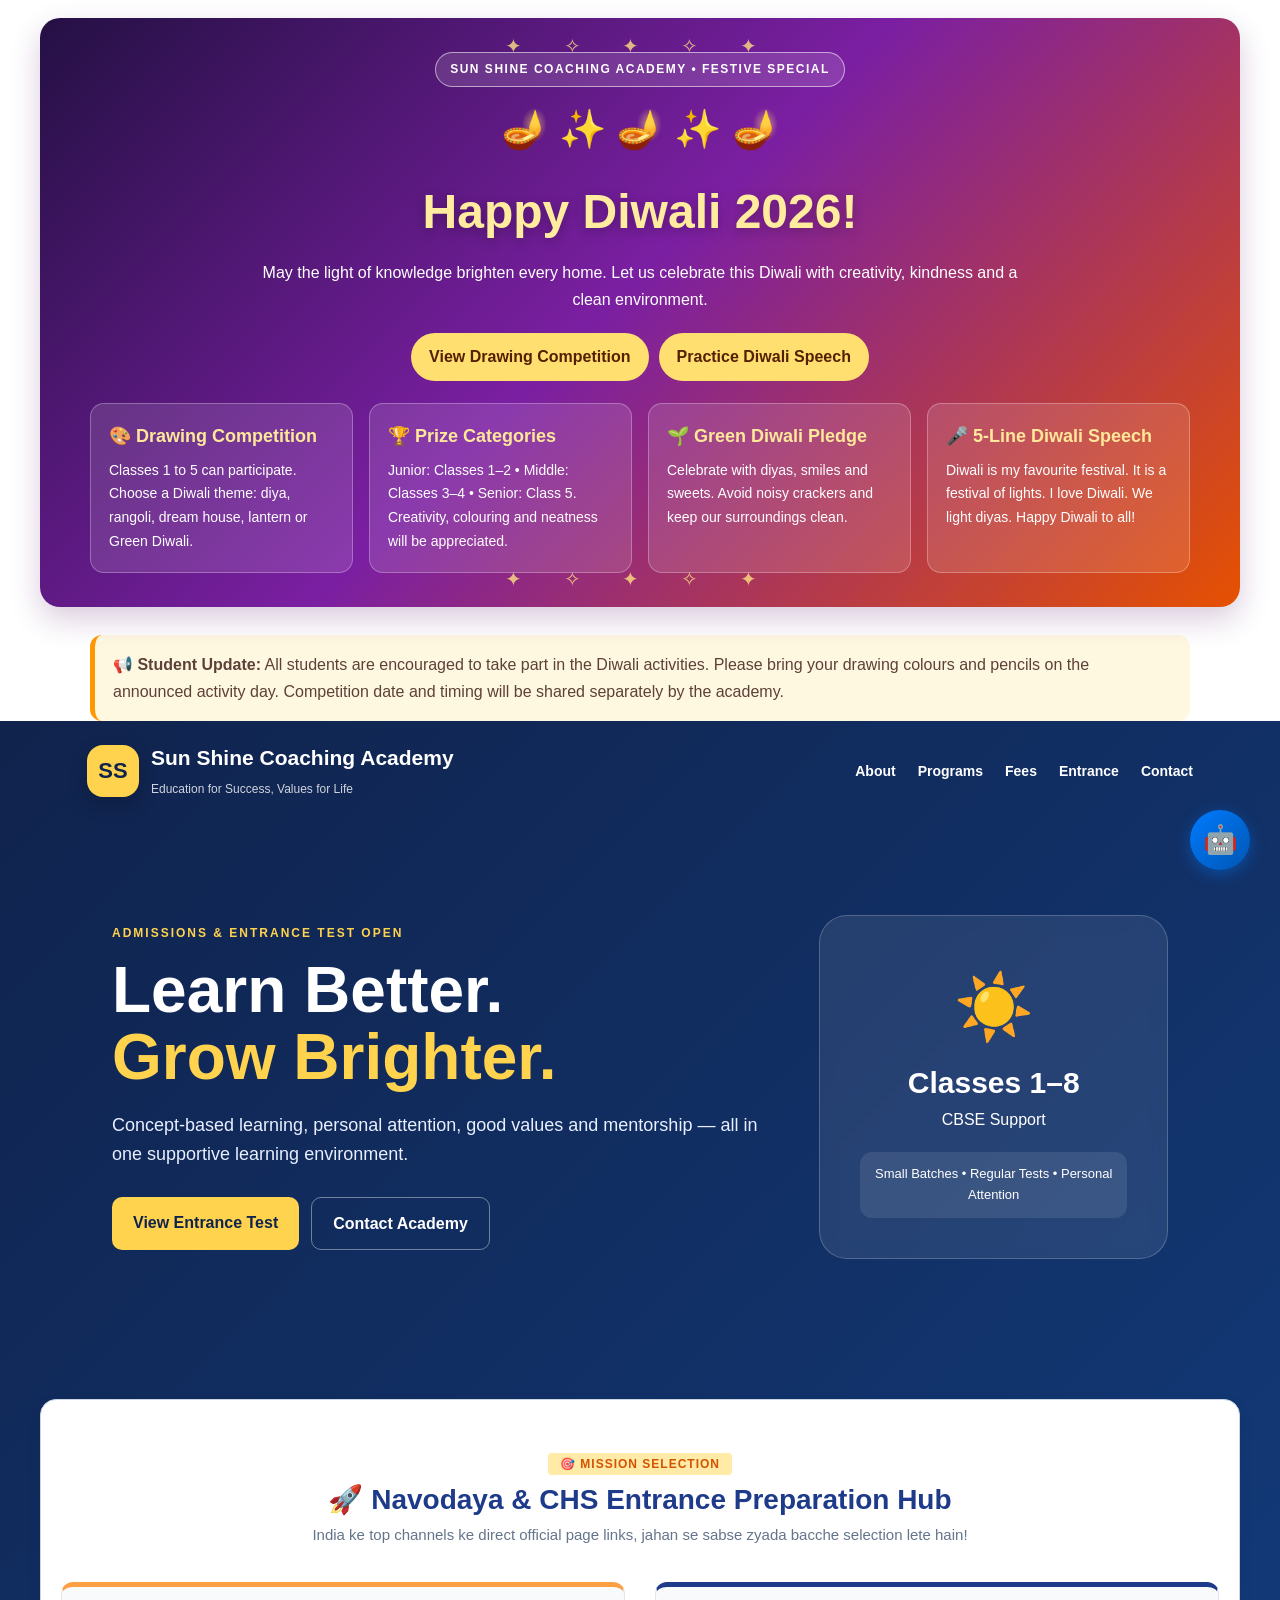
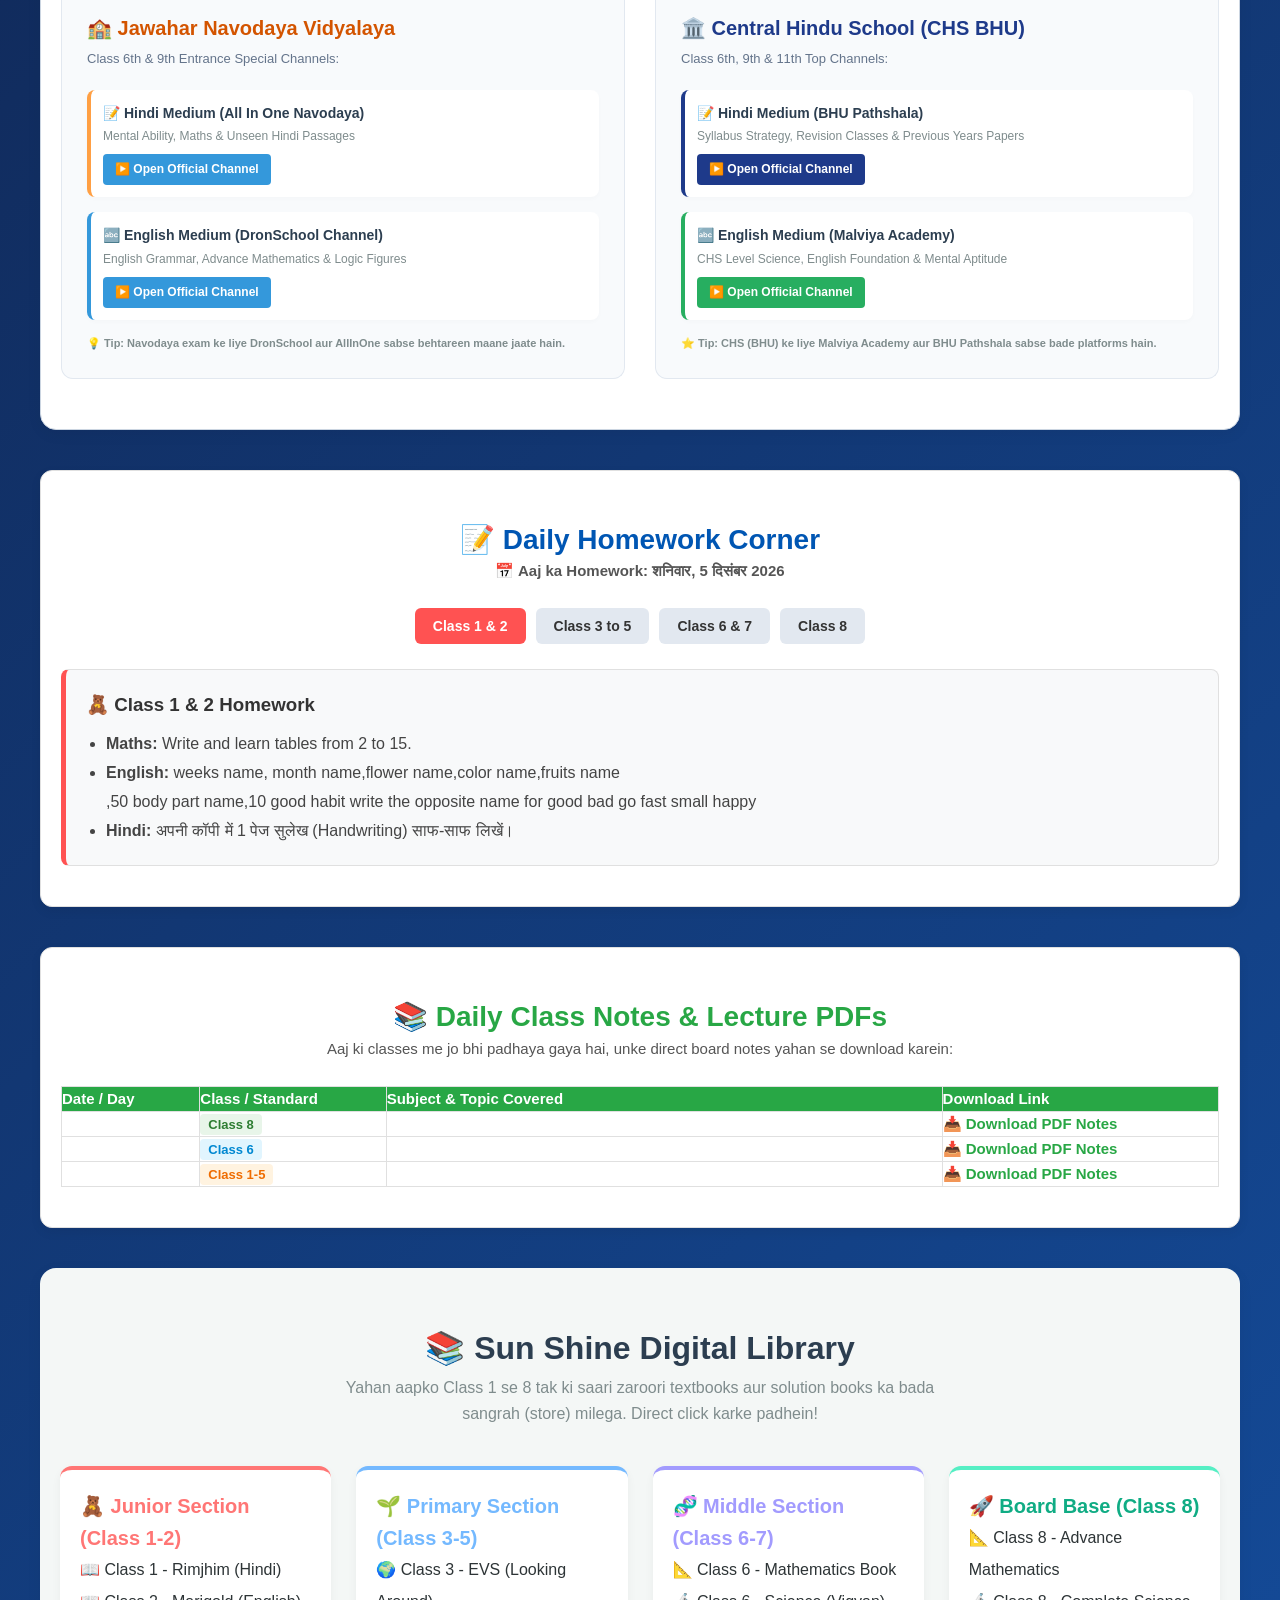
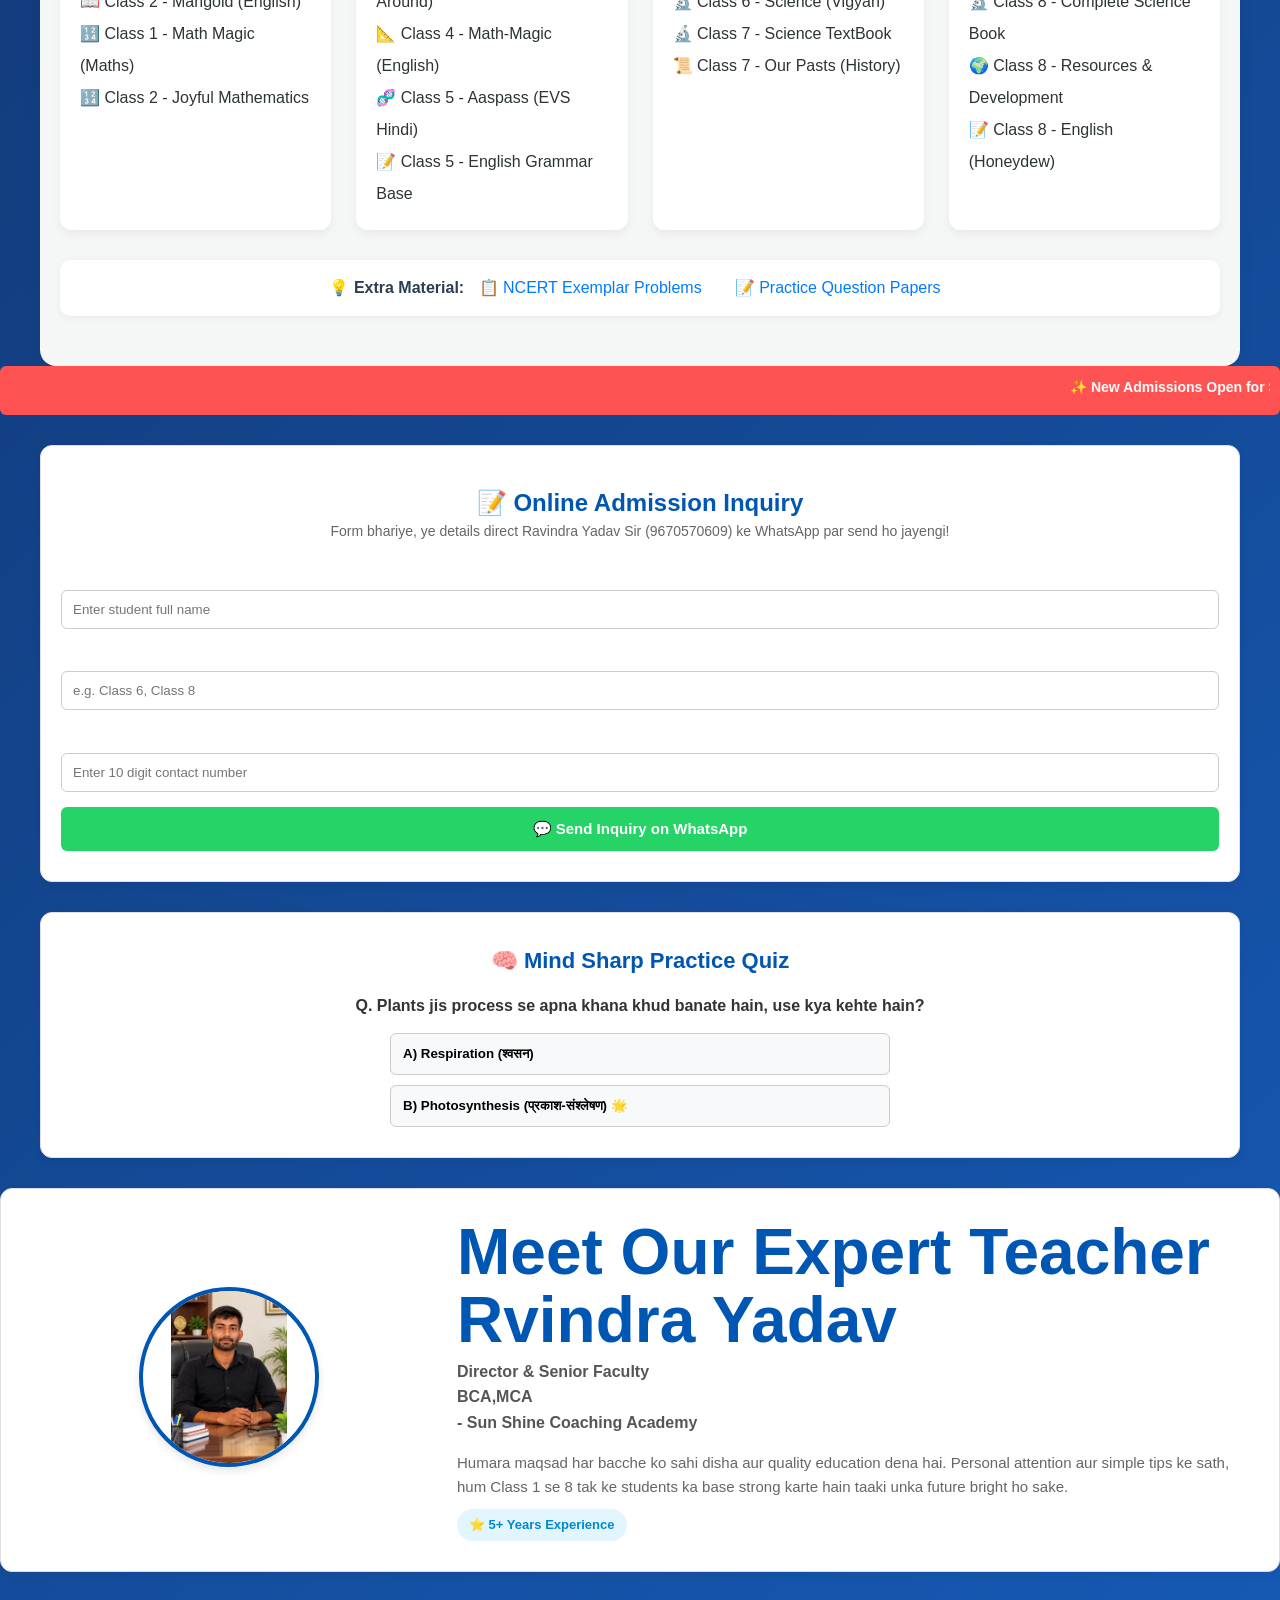
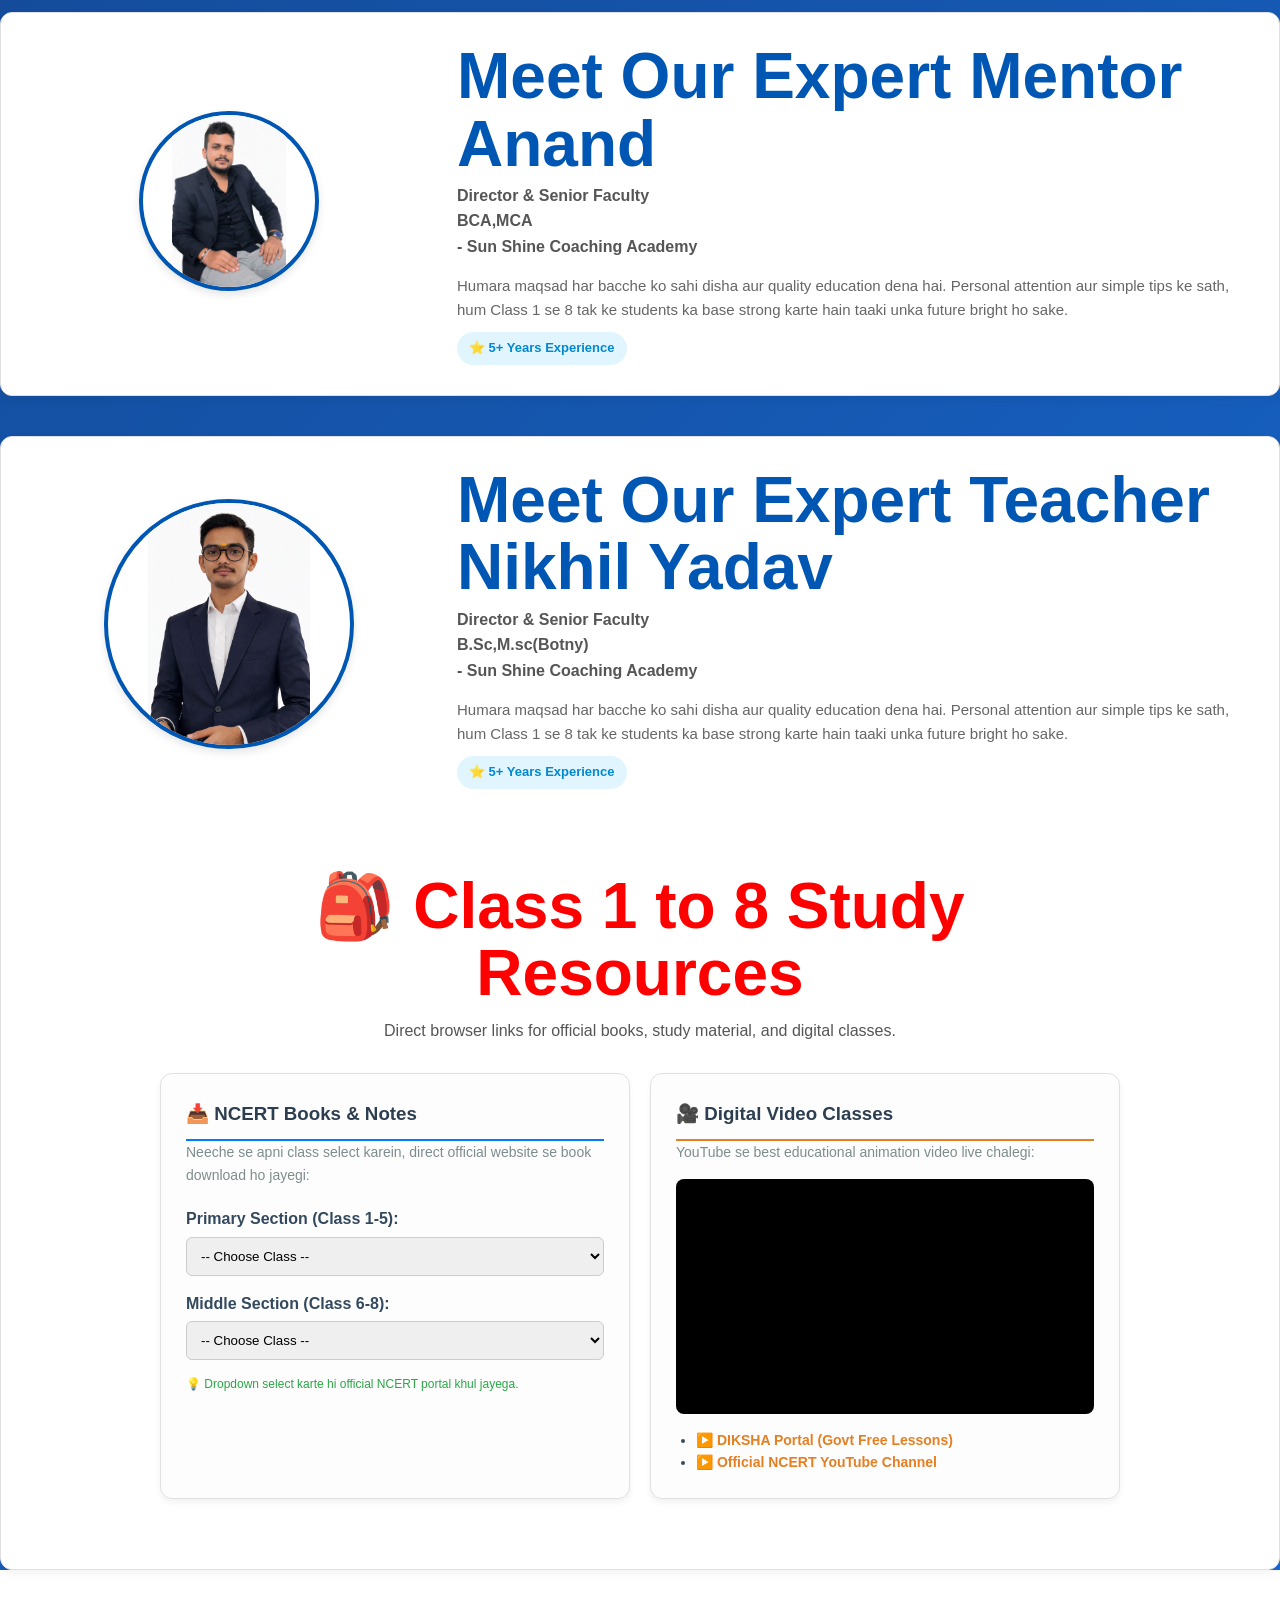
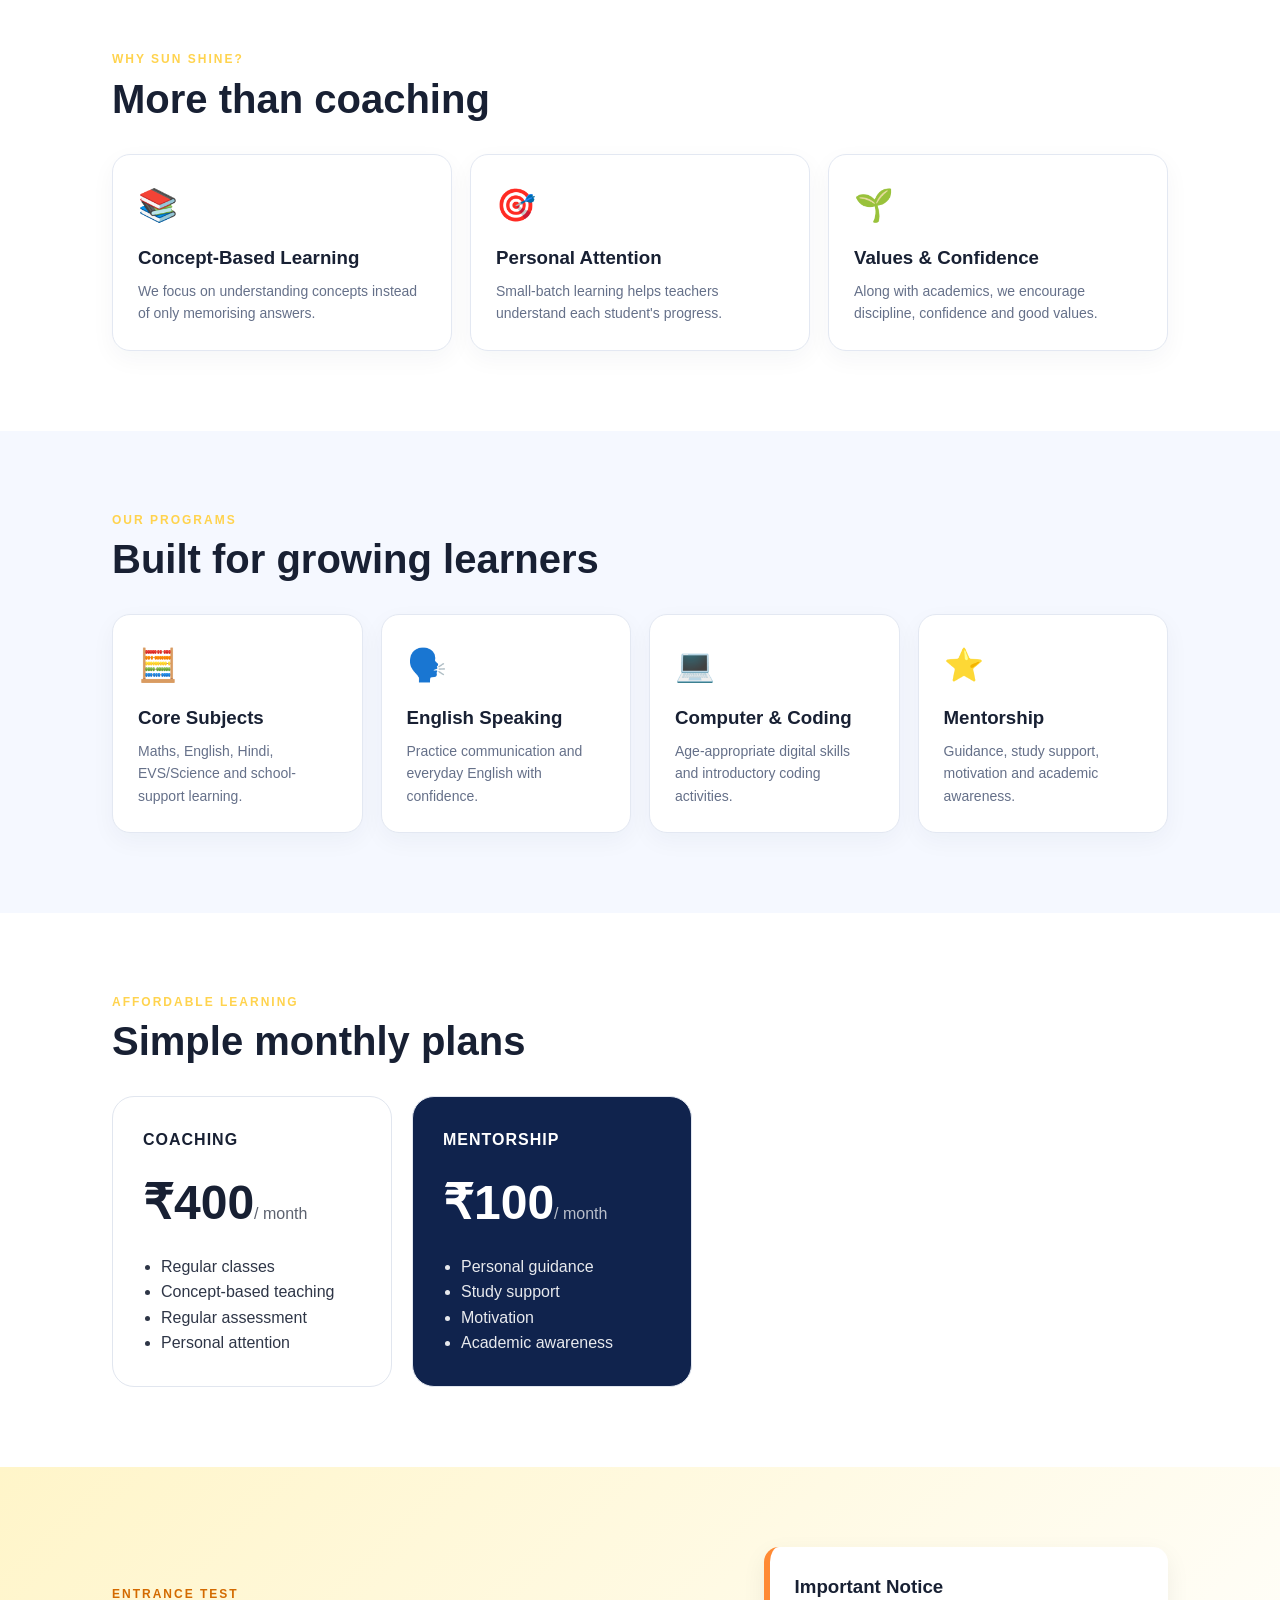
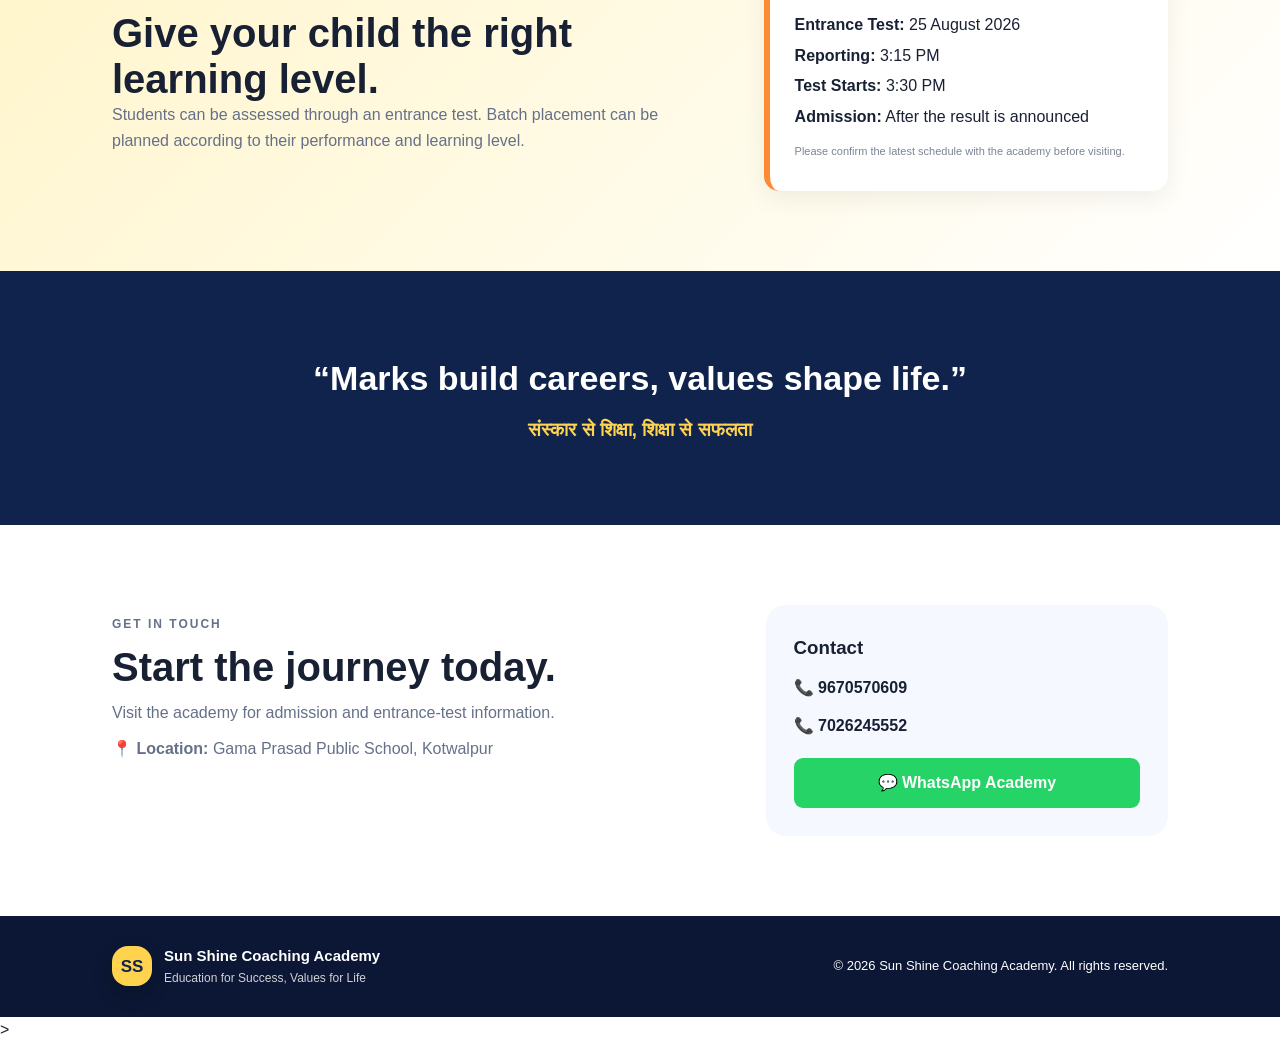
<file: index.html>
<!DOCTYPE html>
<html lang="en">
<head>
  <meta charset="UTF-8">
  <meta name="viewport" content="width=device-width, initial-scale=1.0">
  <meta name="description" content="Sun Shine Coaching Academy - Quality coaching with personal attention, values and mentorship.">
  <title>Sun Shine Coaching Academy</title>
  <link rel="stylesheet" href="style.css">

  <!-- Diwali special styling -->
  <style>
    .diwali-special {
      position: relative;
      overflow: hidden;
      margin: 18px auto 28px;
      padding: 34px 20px;
      max-width: 1200px;
      border-radius: 20px;
      color: #fff;
      text-align: center;
      background: linear-gradient(135deg, #241044, #7b1fa2 48%, #e65100);
      box-shadow: 0 12px 30px rgba(80, 20, 100, .22);
      font-family: Arial, sans-serif;
    }
    .diwali-special:before, .diwali-special:after {
      content: "✦  ✧  ✦  ✧  ✦";
      position: absolute;
      left: 0; right: 0;
      color: #ffe082;
      letter-spacing: 18px;
      font-size: 20px;
      opacity: .8;
    }
    .diwali-special:before { top: 12px; }
    .diwali-special:after { bottom: 12px; }
    .diwali-kicker {
      display: inline-block;
      padding: 7px 14px;
      border: 1px solid rgba(255,255,255,.55);
      border-radius: 30px;
      background: rgba(255,255,255,.13);
      font-size: 12px;
      font-weight: 800;
      letter-spacing: 1.5px;
    }
    .diwali-special h2 {
      margin: 14px 0 8px;
      color: #ffec9e;
      font-size: clamp(30px, 5vw, 48px);
      text-shadow: 0 3px 12px rgba(0,0,0,.25);
    }
    .diwali-special p { margin: 8px auto; max-width: 760px; line-height: 1.7; }
    .diwali-lights { font-size: clamp(25px, 4vw, 38px); margin: 12px 0; }
    .diwali-actions { display:flex; flex-wrap:wrap; gap:10px; justify-content:center; margin-top:20px; }
    .diwali-actions a {
      display:inline-block; padding:11px 18px; border-radius:30px;
      text-decoration:none; font-weight:700; background:#ffdf70; color:#542000;
    }
    .diwali-grid {
      display:grid; grid-template-columns:repeat(auto-fit,minmax(210px,1fr));
      gap:16px; max-width:1100px; margin:22px auto 0; text-align:left;
    }
    .diwali-card {
      padding:18px; border-radius:14px; background:rgba(255,255,255,.12);
      border:1px solid rgba(255,255,255,.28);
    }
    .diwali-card h3 { color:#ffe89a; margin:0 0 8px; font-size:18px; }
    .diwali-card p { margin:0; font-size:14px; }
    .diwali-note {
      max-width:1100px; margin:16px auto 0; padding:16px 18px;
      border-radius:12px; background:#fff8e1; color:#5d4037;
      border-left:5px solid #ff9800; line-height:1.7;
    }
    @media (max-width:600px) {
      .diwali-special { margin:12px 10px 22px; padding:30px 15px; }
      .diwali-special:before, .diwali-special:after { letter-spacing:7px; }
    }
  </style>

</head>
<body>

<!-- ================= DIWALI SPECIAL UPDATE START ================= -->
<section class="diwali-special" id="diwali-special">
  <span class="diwali-kicker">SUN SHINE COACHING ACADEMY • FESTIVE SPECIAL</span>
  <div class="diwali-lights" aria-hidden="true">🪔 ✨ 🪔 ✨ 🪔</div>
  <h2>Happy Diwali 2026!</h2>
  <p>May the light of knowledge brighten every home. Let us celebrate this Diwali with creativity, kindness and a clean environment.</p>
  <div class="diwali-actions">
    <a href="#diwali-competition">View Drawing Competition</a>
    <a href="#diwali-speech">Practice Diwali Speech</a>
  </div>

  <div class="diwali-grid" id="diwali-competition">
    <article class="diwali-card">
      <h3>🎨 Drawing Competition</h3>
      <p>Classes 1 to 5 can participate. Choose a Diwali theme: diya, rangoli, dream house, lantern or Green Diwali.</p>
    </article>
    <article class="diwali-card">
      <h3>🏆 Prize Categories</h3>
      <p>Junior: Classes 1–2 • Middle: Classes 3–4 • Senior: Class 5. Creativity, colouring and neatness will be appreciated.</p>
    </article>
    <article class="diwali-card">
      <h3>🌱 Green Diwali Pledge</h3>
      <p>Celebrate with diyas, smiles and sweets. Avoid noisy crackers and keep our surroundings clean.</p>
    </article>
    <article class="diwali-card" id="diwali-speech">
      <h3>🎤 5-Line Diwali Speech</h3>
      <p>Diwali is my favourite festival. It is a festival of lights. I love Diwali. We light diyas. Happy Diwali to all!</p>
    </article>
  </div>
</section>

<div class="diwali-note">
  <strong>📢 Student Update:</strong> All students are encouraged to take part in the Diwali activities.
  Please bring your drawing colours and pencils on the announced activity day. Competition date and timing will be shared separately by the academy.
</div>
<!-- ================= DIWALI SPECIAL UPDATE END ================= -->


<header class="hero">
  <nav class="nav">
    <div class="brand">
      <div class="logo">SS</div>
      <div>
        <h1><b>Sun Shine Coaching Academy</b></h1>
        <span>Education for Success, Values for Life</span>
      </div>
    </div>
    <div class="navlinks">
      <a href="#about">About</a>
      <a href="#programs">Programs</a>
      <a href="#fees">Fees</a>
      <a href="#entrance">Entrance</a>
      <a href="#contact">Contact</a>
    </div>
  </nav>

  <div class="hero-content">
    <div class="hero-text">
      <p class="tag">ADMISSIONS & ENTRANCE TEST OPEN</p>
      <h2>Learn Better.<br><span>Grow Brighter.</span></h2>
      <p>Concept-based learning, personal attention, good values and mentorship — all in one supportive learning environment.</p>
      <div class="buttons">
        <a class="btn primary" href="#entrance">View Entrance Test</a>
        <a class="btn secondary" href="#contact">Contact Academy</a>
      </div>
    </div>
    <div class="hero-card">
      <div class="sun">☀️</div>
      <h3>Classes 1–8</h3>
      <p>CBSE Support</p>
      <div class="mini">Small Batches • Regular Tests • Personal Attention</div>
    </div>
  </div>
  <!-- ================= DIGITAL LIBRARY SECTION START ================= -->
 <!-- ================= COMPETITIVE EXAMS SECTION START (DIRECT LINKS FIXED) ================= -->
<section id="navodaya-chs-prep" style="font-family: Arial, sans-serif; padding: 50px 20px; max-width: 1200px; margin: 40px auto; background-color: #ffffff; border-radius: 16px; border: 1px solid #cbd5e1; box-shadow: 0 4px 15px rgba(0,0,0,0.05);">
    
    <div style="text-align: center; margin-bottom: 35px;">
        <span style="background: #ffeaa7; color: #d35400; padding: 4px 12px; border-radius: 4px; font-size: 12px; font-weight: bold; letter-spacing: 1px;">🎯 MISSION SELECTION</span>
        <h2 style="color: #1e3a8a; font-size: 28px; margin-top: 10px; margin-bottom: 8px;">🚀 Navodaya & CHS Entrance Preparation Hub</h2>
        <p style="color: #64748b; font-size: 15px; max-width: 700px; margin: auto;">India ke top channels ke direct official page links, jahan se sabse zyada bacche selection lete hain!</p>
    </div>

    <!-- Main Container split into Navodaya and CHS -->
    <div style="display: grid; grid-template-columns: repeat(auto-fit, minmax(320px, 1fr)); gap: 30px;">
        
        <!-- CARD 1: NAVODAYA VIDYALAYA (JNVST) PREP -->
        <div style="background: #f8fafc; border-radius: 12px; padding: 25px; border: 1px solid #e2e8f0; border-top: 5px solid #ff9f43; display: flex; flex-direction: column; justify-content: space-between;">
            <div>
                <h3 style="color: #d35400; margin-top: 0; font-size: 20px;">🏫 Jawahar Navodaya Vidyalaya</h3>
                <p style="color: #64748b; font-size: 13px; margin-top: 5px; margin-bottom: 20px;">Class 6th & 9th Entrance Special Channels:</p>
                
                <!-- Hindi Medium Block -->
                <div style="background: #fff; padding: 12px; border-radius: 8px; border-left: 4px solid #ff9f43; margin-bottom: 15px; box-shadow: 0 2px 5px rgba(0,0,0,0.02);">
                    <strong style="color: #2c3e50; font-size: 14px; display: block;">📝 Hindi Medium (All In One Navodaya)</strong>
                    <span style="font-size: 12px; color: #7f8c8d; display:block; margin: 3px 0 8px 0;">Mental Ability, Maths & Unseen Hindi Passages</span>
                    <!-- ✅ Direct Channel Page Link Fixed -->
                   <a href="https://www.youtube.com/@vedanavodayaexam" target="_blank" style="display: inline-block; background: #3498db; color: white; text-decoration: none; padding: 6px 12px; border-radius: 4px; font-size: 12px; font-weight: bold;">▶️ Open Official Channel</a>
                </div>

                <!-- English Medium Block -->
                <div style="background: #fff; padding: 12px; border-radius: 8px; border-left: 4px solid #3498db; margin-bottom: 15px; box-shadow: 0 2px 5px rgba(0,0,0,0.02);">
                    <strong style="color: #2c3e50; font-size: 14px; display: block;">🔤 English Medium (DronSchool Channel)</strong>
                    <span style="font-size: 12px; color: #7f8c8d; display:block; margin: 3px 0 8px 0;">English Grammar, Advance Mathematics & Logic Figures</span>
                    <!-- ✅ Direct Channel Page Link Fixed -->
                    <a href="https://www.youtube.com/@mydronschool" target="_blank" style="display: inline-block; background: #3498db; color: white; text-decoration: none; padding: 6px 12px; border-radius: 4px; font-size: 12px; font-weight: bold;">▶️ Open Official Channel</a>
                </div>
            </div>
            <span style="font-size: 11px; color: #7f8c8d; font-weight: 600;">💡 Tip: Navodaya exam ke liye DronSchool aur AllInOne sabse behtareen maane jaate hain.</span>
        </div>

        <!-- CARD 2: CHS ENTRANCE (BHU) PREP -->
        <div style="background: #f8fafc; border-radius: 12px; padding: 25px; border: 1px solid #e2e8f0; border-top: 5px solid #1e3a8a; display: flex; flex-direction: column; justify-content: space-between;">
            <div>
                <h3 style="color: #1e3a8a; margin-top: 0; font-size: 20px;">🏛️ Central Hindu School (CHS BHU)</h3>
                <p style="color: #64748b; font-size: 13px; margin-top: 5px; margin-bottom: 20px;">Class 6th, 9th & 11th Top Channels:</p>
                
                <!-- Hindi Medium Block -->
                <div style="background: #fff; padding: 12px; border-radius: 8px; border-left: 4px solid #1e3a8a; margin-bottom: 15px; box-shadow: 0 2px 5px rgba(0,0,0,0.02);">
                    <strong style="color: #2c3e50; font-size: 14px; display: block;">📝 Hindi Medium (BHU Pathshala)</strong>
                    <span style="font-size: 12px; color: #7f8c8d; display:block; margin: 3px 0 8px 0;">Syllabus Strategy, Revision Classes & Previous Years Papers</span>
                    <!-- ✅ Direct Channel Page Link Fixed -->
                    <a href="https://www.youtube.com/@AllRounderBSS" target="_blank" style="display: inline-block; background: #1e3a8a; color: white; text-decoration: none; padding: 6px 12px; border-radius: 4px; font-size: 12px; font-weight: bold;">▶️ Open Official Channel</a>
                </div>

                <!-- English Medium Block -->
                <div style="background: #fff; padding: 12px; border-radius: 8px; border-left: 4px solid #27ae60; margin-bottom: 15px; box-shadow: 0 2px 5px rgba(0,0,0,0.02);">
                    <strong style="color: #2c3e50; font-size: 14px; display: block;">🔤 English Medium (Malviya Academy)</strong>
                    <span style="font-size: 12px; color: #7f8c8d; display:block; margin: 3px 0 8px 0;">CHS Level Science, English Foundation & Mental Aptitude</span>
                    <!-- ✅ Direct Channel Page Link Fixed -->
                    <a href="https://www.youtube.com/@CHSBHUMalviyaAcademy" target="_blank" style="display: inline-block; background: #27ae60; color: white; text-decoration: none; padding: 6px 12px; border-radius: 4px; font-size: 12px; font-weight: bold;">▶️ Open Official Channel</a>
                </div>
            </div>
            <span style="font-size: 11px; color: #7f8c8d; font-weight: 600;">⭐ Tip: CHS (BHU) ke liye Malviya Academy aur BHU Pathshala sabse bade platforms hain.</span>
        </div>

    </div>
</section>
<!-- ================= COMPETITIVE EXAMS SECTION END ================= -->

  <!-- ================= DAILY HOMEWORK SECTION START ================= -->
<section id="daily-homework-portal" style="font-family: Arial, sans-serif; padding: 40px 20px; max-width: 1200px; margin: 40px auto; background-color: #ffffff; border-radius: 12px; box-shadow: 0 4px 12px rgba(0,0,0,0.06); border: 1px solid #e0e0e0;">
    
    <div style="text-align: center; margin-bottom: 25px;">
        <h2 style="color: #0056b3; font-size: 28px; margin-bottom: 5px;">📝 Daily Homework Corner</h2>
        <p id="currentHwDate" style="color: #555; font-weight: bold; font-size: 15px;">📅 Loading Today's Date...</p>
    </div>

    <!-- Class Selection Tab Buttons -->
    <div style="display: flex; flex-wrap: wrap; gap: 10px; justify-content: center; margin-bottom: 25px;">
        <button onclick="changeHw('junior', this)" style="background: #ff5252; color: white; border: none; padding: 10px 18px; font-size: 14px; font-weight: bold; border-radius: 6px; cursor: pointer;" class="hw-tab-btn">Class 1 & 2</button>
        <button onclick="changeHw('primary', this)" style="background: #e2e8f0; color: #333; border: none; padding: 10px 18px; font-size: 14px; font-weight: bold; border-radius: 6px; cursor: pointer;" class="hw-tab-btn">Class 3 to 5</button>
        <button onclick="changeHw('middle', this)" style="background: #e2e8f0; color: #333; border: none; padding: 10px 18px; font-size: 14px; font-weight: bold; border-radius: 6px; cursor: pointer;" class="hw-tab-btn">Class 6 & 7</button>
        <button onclick="changeHw('board', this)" style="background: #e2e8f0; color: #333; border: none; padding: 10px 18px; font-size: 14px; font-weight: bold; border-radius: 6px; cursor: pointer;" class="hw-tab-btn">Class 8</button>
    </div>

    <!-- Homework Display Content -->
    <div id="hwDisplayBox" style="background: #f8f9fa; border-left: 5px solid #ff5252; padding: 20px; border-radius: 8px; border-top: 1px solid #e0e0e0; border-right: 1px solid #e0e0e0; border-bottom: 1px solid #e0e0e0;">
        <h3 style="color: #333; margin-bottom: 10px;">🧸 Class 1 & 2 Homework</h3>
        <ul style="padding-left: 20px; line-height: 1.8; color: #444;">
            <li><strong>Maths:</strong> Write and learn tables from 2 to 15.</li>
            <li><strong>English:</strong> weeks name, month name,flower name,color name,fruits name <br>,50 body part name,10 good habit write the opposite name for  good bad go fast small happy </li>
            <li><strong>Hindi:</strong> अपनी कॉपी में 1 पेज सुलेख (Handwriting) साफ-साफ लिखें।</li>
        </ul>
    </div>
</section>
<!-- ================= GOOGLE SHEET LIVE HOMEWORK ENGINE ================= -->
<script>
    // 🚨 CONFIGURATION: Yahan apni Google Sheet ki ID aur API key daalni hogi
    const sheetId = 'PASTE_YOUR_GOOGLE_SHEET_ID_HERE'; 
    const apiKey = 'PASTE_YOUR_GOOGLE_API_KEY_HERE'; // Google Cloud Console se free banti hai
    
    let liveHomeworkData = {};

    function toggleDarkMode() { document.body.classList.toggle('dark-mode'); }
    function toggleChatWindow() {
        const chatWin = document.getElementById('ai-chat-window');
        chatWin.style.display = (chatWin.style.display === 'none' || chatWin.style.display === '') ? 'flex' : 'none';
    }

    // Auto Live Date Calendar Tracker
    function updateHomeworkDate() {
      const today = new Date();
      const options = { weekday: 'long', year: 'numeric', month: 'long', day: 'numeric' };
      document.getElementById('currentHwDate').innerText = "📅 Aaj ka Homework: " + today.toLocaleDateString('hi-IN', options);
    }

    // Fetch Live Homework directly from your Google Sheet
    async function fetchLiveHomework() {
        try {
            const url = `https://googleapis.com{sheetId}/values/A1:D2?key=${apiKey}`;
            const response = await fetch(url);
            const data = await response.json();
            
            if (data.values && data.values.length > 1) {
                // Store Google sheet row 2 data dynamically
                liveHomeworkData = {
                    junior: data.values[1][0] || "No homework updated today.",
                    primary: data.values[1][1] || "No homework updated today.",
                    middle: data.values[1][2] || "No homework updated today.",
                    board: data.values[1][3] || "No homework updated today."
                };
                // Load default display content safely
                changeHw('junior', document.querySelector('.hw-tab-btn'));
            }
        } catch (error) {
            console.log("Sheet connection error, loading backup text.");
        }
    }

    // Interactive Tab Switcher connected to Google Sheet Data
    function changeHw(classGroup, clickedBtn) {
        const buttons = document.querySelectorAll('.hw-tab-btn');
        buttons.forEach(btn => { btn.style.background = '#e2e8f0'; btn.style.color = '#333'; });
        if(clickedBtn) {
            clickedBtn.style.background = '#ff5252'; 
            clickedBtn.style.color = 'white';
        }
        
        const displayBox = document.getElementById('hwDisplayBox');

        if (classGroup === 'junior') {
            displayBox.style.borderLeftColor = '#ff5252';
            displayBox.innerHTML = `<h3 style="color:#333; margin-bottom:10px;">🧸 Class 1 & 2 Homework</h3><p style="line-height:1.8; color:#444; white-space: pre-line;">${liveHomeworkData.junior || '• Maths: Tables from 2 to 10 learn karein.<br>• English: This and That task complete karein.'}</p>`;
        } else if (classGroup === 'primary') {
            displayBox.style.borderLeftColor = '#0056b3';
            displayBox.innerHTML = `<h3 style="color:#333; margin-bottom:10px;">🌱 Class 3 to 5 Homework</h3><p style="line-height:1.8; color:#444; white-space: pre-line;">${liveHomeworkData.primary || '• Maths: Solve Exercise 3.2 sheet completely.'}</p>`;
        } else if (classGroup === 'middle') {
            displayBox.style.borderLeftColor = '#a29bfe';
            displayBox.innerHTML = `<h3 style="color:#333; margin-bottom:10px;">🧬 Class 6 & 7 Homework</h3><p style="line-height:1.8; color:#444; white-space: pre-line;">${liveHomeworkData.middle || '• Science: Learn Question & Answers of Chapter 2.'}</p>`;
        } else if (classGroup === 'board') {
            displayBox.style.borderLeftColor = '#28a745';
            displayBox.innerHTML = `<h3 style="color:#333; margin-bottom:10px;">🚀 Class 8 (Board Prep) Homework</h3><p style="line-height:1.8; color:#444; white-space: pre-line;">${liveHomeworkData.board || '• Science: Write and memorize the complete cycle of Nitrogen fixation.'}</p>`;
        }
    }

    // Remaining basic structures for AI chat functions
    function handleChatEnter(event) { if (event.key === 'Enter') processStudentQuery(); }
    function processStudentQuery() {
        const inputField = document.getElementById('studentInputField');
        const userText = inputField.value.trim();
        if (userText === "") return;
        const chatLogs = document.getElementById('chatLogsArea');
        const userMsgDiv = document.createElement('div');
        userMsgDiv.style = "background:#007bff; color:white; padding:10px; border-radius:8px; max-width:85%; align-self:flex-end;";
        userMsgDiv.innerText = userText;
        chatLogs.appendChild(userMsgDiv);
        inputField.value = "";
        setTimeout(function() {
            let aiReply = "Muje afsos hai, mai is sawal ka jawab abhi khoj raha hu. Aap ye doubt direct center par Ravindra sir se pooch sakte hain! 👍";
            if (userText.toLowerCase().includes('science')) aiReply = "🔬 Science lectures aur notes ke liye hamari website par 'Class Notes Archive' panel check karein!";
            const botMsgDiv = document.createElement('div');
            botMsgDiv.style = "background: #e1f5fe; color: #0288d1; padding: 10px; border-radius: 8px; max-width: 85%; align-self: flex-start;";
            botMsgDiv.innerText = aiReply;
            chatLogs.appendChild(botMsgDiv);
            chatLogs.scrollTop = chatLogs.scrollHeight;
        }, 800);
    }

    window.onload = function() { 
        updateHomeworkDate(); 
        fetchLiveHomework(); 
    };
</script>

  <!-- ================= DAILY CLASS NOTES SECTION START ================= -->
<section id="daily-notes-portal" style="font-family: Arial, sans-serif; padding: 40px 20px; max-width: 1200px; margin: 40px auto; background-color: #ffffff; border-radius: 12px; box-shadow: 0 4px 12px rgba(0,0,0,0.06); border: 1px solid #e0e0e0;">
    
    <div style="text-align: center; margin-bottom: 25px;">
        <h2 style="color: #28a745; font-size: 28px; margin-bottom: 5px;">📚 Daily Class Notes & Lecture PDFs</h2>
        <p style="color: #555; font-size: 15px;">Aaj ki classes me jo bhi padhaya gaya hai, unke direct board notes yahan se download karein:</p>
    </div>

    <!-- Notes Table Storage Layout -->
    <table border="1" cellpadding="12" cellspacing="0" style="width: 100%; border-collapse: collapse; margin-top: 15px; text-align: left; border: 1px solid #e0e0e0; font-size: 15px;">
        <thead>
            <tr style="background-color: #28a745; color: white;">
                <th>Date / Day</th>
                <th>Class / Standard</th>
                <th>Subject & Topic Covered</th>
                <th>Download Link</th>
            </tr>
        </thead>
        <tbody id="notesTableBody">
            <!-- Row 1: Latest Uploaded Note -->
            <tr>
                <td><strong>25 Aug 2026</strong></td>
                <td><span style="background: #e8f5e9; color: #2e7d32; padding: 3px 8px; border-radius: 4px; font-weight: bold; font-size: 13px;">Class 8</span></td>
                <td>Science: Crop Production (Sowing & Irrigation Steps)</td>
                <td><a href="PASTE_YOUR_GOOGLE_DRIVE_NOTE_LINK_HERE" target="_blank" style="color: #28a745; font-weight: bold; text-decoration: none;">📥 Download PDF Notes</a></td>
            </tr>
            
            <!-- Row 2 -->
            <tr>
                <td><strong>24 Aug 2026</strong></td>
                <td><span style="background: #e1f5fe; color: #0288d1; padding: 3px 8px; border-radius: 4px; font-weight: bold; font-size: 13px;">Class 6</span></td>
                <td>Mathematics: Fractions (Exercise 2.1 Full Solutions)</td>
                <td><a href="PASTE_YOUR_GOOGLE_DRIVE_NOTE_LINK_HERE" target="_blank" style="color: #28a745; font-weight: bold; text-decoration: none;">📥 Download PDF Notes</a></td>
            </tr>

            <!-- Row 3 -->
            <tr>
                <td><strong>24 Aug 2026</strong></td>
                <td><span style="background: #fff3e0; color: #ef6c00; padding: 3px 8px; border-radius: 4px; font-weight: bold; font-size: 13px;">Class 1-5</span></td>
                <td>English Grammar: Nouns and its 5 Core Types</td>
                <td><a href="https://drive.google.com/file/d/1z-1mxh_rY2akIa6T1svBjbEsvDSBZCRl/view?usp=drive_link" style="color: #28a745; font-weight: bold; text-decoration: none;">📥 Download PDF Notes</a></td>
            </tr>
        </tbody>
    </table>
</section>
<!-- ================= DAILY CLASS NOTES SECTION END ================= -->


<section id="coaching-library" style="font-family: 'Segoe UI', Tahoma, Geneva, Verdana, sans-serif; padding: 50px 20px; max-width: 1200px; margin: auto; background-color: #f4f7f6; border-radius: 16px; margin-top: 40px; box-shadow: 0 4px 15px rgba(0,0,0,0.05);">
    
    <div style="text-align: center; margin-bottom: 40px;">
        <h2 style="color: #2c3e50; font-size: 32px; margin-bottom: 10px;">📚 Sun Shine Digital Library</h2>
        <p style="color: #7f8c8d; font-size: 16px; max-width: 600px; margin: auto;">Yahan aapko Class 1 se 8 tak ki saari zaroori textbooks aur solution books ka bada sangrah (store) milega. Direct click karke padhein!</p>
    </div>

    <!-- Library Container (Grid System) -->
    <div style="display: grid; grid-template-columns: repeat(auto-fit, minmax(260px, 1fr)); gap: 25px;">
        
        <!-- BLOCK 1: Class 1 & 2 Store -->
        <div style="background: white; border-radius: 12px; padding: 20px; box-shadow: 0 4px 10px rgba(0,0,0,0.05); border-top: 4px solid #ff7675;">
            <h3 style="color: #ff7675; margin-top: 0; font-size: 20px;">🧸 Junior Section (Class 1-2)</h3>
            <ul style="list-style: none; padding: 0; line-height: 2;">
                <li><a href="https://ncert.nic.in" target="_blank" style="color: #2d3436; text-decoration: none;">📖 Class 1 - Rimjhim (Hindi)</a></li>
                <li><a href="https://ncert.nic.in" target="_blank" style="color: #2d3436; text-decoration: none;">📖 Class 2 - Marigold (English)</a></li>
                <li><a href="https://ncert.nic.in" target="_blank" style="color: #2d3436; text-decoration: none;">🔢 Class 1 - Math Magic (Maths)</a></li>
                <li><a href="https://ncert.nic.in" target="_blank" style="color: #2d3436; text-decoration: none;">🔢 Class 2 - Joyful Mathematics</a></li>
            </ul>
        </div>

        <!-- BLOCK 2: Class 3, 4 & 5 Store -->
        <div style="background: white; border-radius: 12px; padding: 20px; box-shadow: 0 4px 10px rgba(0,0,0,0.05); border-top: 4px solid #74b9ff;">
            <h3 style="color: #74b9ff; margin-top: 0; font-size: 20px;">🌱 Primary Section (Class 3-5)</h3>
            <ul style="list-style: none; padding: 0; line-height: 2;">
                <li><a href="https://ncert.nic.in" target="_blank" style="color: #2d3436; text-decoration: none;">🌍 Class 3 - EVS (Looking Around)</a></li>
                <li><a href="https://ncert.nic.in" target="_blank" style="color: #2d3436; text-decoration: none;">📐 Class 4 - Math-Magic (English)</a></li>
                <li><a href="https://ncert.nic.in" target="_blank" style="color: #2d3436; text-decoration: none;">🧬 Class 5 - Aaspass (EVS Hindi)</a></li>
                <li><a href="https://ncert.nic.in" target="_blank" style="color: #2d3436; text-decoration: none;">📝 Class 5 - English Grammar Base</a></li>
            </ul>
        </div>

        <!-- BLOCK 3: Class 6 & 7 Middle Store -->
        <div style="background: white; border-radius: 12px; padding: 20px; box-shadow: 0 4px 10px rgba(0,0,0,0.05); border-top: 4px solid #a29bfe;">
            <h3 style="color: #a29bfe; margin-top: 0; font-size: 20px;">🧬 Middle Section (Class 6-7)</h3>
            <ul style="list-style: none; padding: 0; line-height: 2;">
                <li><a href="https://ncert.nic.in" target="_blank" style="color: #2d3436; text-decoration: none;">📐 Class 6 - Mathematics Book</a></li>
                <li><a href="https://ncert.nic.in" target="_blank" style="color: #2d3436; text-decoration: none;">🔬 Class 6 - Science (Vigyan)</a></li>
                <li><a href="https://ncert.nic.in" target="_blank" style="color: #2d3436; text-decoration: none;">🔬 Class 7 - Science TextBook</a></li>
                <li><a href="https://ncert.nic.in" target="_blank" style="color: #2d3436; text-decoration: none;">📜 Class 7 - Our Pasts (History)</a></li>
            </ul>
        </div>

        <!-- BLOCK 4: Class 8 Board Foundation -->
        <div style="background: white; border-radius: 12px; padding: 20px; box-shadow: 0 4px 10px rgba(0,0,0,0.05); border-top: 4px solid #55efc4;">
            <h3 style="color: #10ac84; margin-top: 0; font-size: 20px;">🚀 Board Base (Class 8)</h3>
            <ul style="list-style: none; padding: 0; line-height: 2;">
                <li><a href="https://ncert.nic.in" target="_blank" style="color: #2d3436; text-decoration: none;">📐 Class 8 - Advance Mathematics</a></li>
                <li><a href="https://ncert.nic.in" target="_blank" style="color: #2d3436; text-decoration: none;">🔬 Class 8 - Complete Science Book</a></li>
                <li><a href="https://ncert.nic.in" target="_blank" style="color: #2d3436; text-decoration: none;">🌍 Class 8 - Resources & Development</a></li>
                <li><a href="https://ncert.nic.in" target="_blank" style="color: #2d3436; text-decoration: none;">📝 Class 8 - English (Honeydew)</a></li>
            </ul>
        </div>

    </div>

    <!-- Extra Study Material Links -->
    <div style="margin-top: 30px; text-align: center; background: #fff; padding: 15px; border-radius: 10px; box-shadow: 0 2px 8px rgba(0,0,0,0.05);">
        <span style="font-weight: bold; color: #2c3e50;">💡 Extra Material:</span> 
        <a href="https://ncert.nic.in" target="_blank" style="margin: 0 10px; color: #007bff; text-decoration: none; font-weight: 500;">📋 NCERT Exemplar Problems</a> | 
        <a href="https://ncert.nic.in" target="_blank" style="margin: 0 10px; color: #007bff; text-decoration: none; font-weight: 500;">📝 Practice Question Papers</a>
    </div>

</section>
<!-- ================================================================= -->
<!-- 🌟 SUN SHINE UPDATED WHATSAPP INQUIRY PACKAGE (FIXED LINK) 🌟 -->
<!-- ================================================================= -->

<!-- 1. SCROLLING NOTICE BOARD -->
<div style="background: #ff5252; color: white; font-weight: bold; padding: 10px; font-family: Arial, sans-serif; font-size: 14px; margin-bottom: 20px; border-radius: 6px;">
    <marquee behavior="scroll" direction="left" onmouseover="this.stop();" onmouseout="this.start();">
        ✨ New Admissions Open for Session 2026-27! Register via the form below. 📝 | 🧪 Special Science Revision Test will be held this Sunday at 9:00 AM!
    </marquee>
</div>

<!-- 2. ONLINE ADMISSION INQUIRY FORM -->
<section id="admission-form" style="font-family: Arial, sans-serif; padding: 30px 20px; max-width: 1200px; margin: 30px auto; background: white; border-radius: 12px; border: 1px solid #e0e0e0; box-shadow: 0 4px 10px rgba(0,0,0,0.05);">
    <h2 style="color: #0056b3; text-align: center; margin-bottom: 5px; font-size: 24px;">📝 Online Admission Inquiry</h2>
    <p style="text-align: center; color: #666; font-size: 14px; margin-bottom: 20px;">Form bhariye, ye details direct Ravindra Yadav Sir (9670570609) ke WhatsApp par send ho jayengi!</p>
    
    <form onsubmit="sendInquiryToWhatsApp(event)">
        <div style="margin-bottom: 15px;">
            <label style="display:block; font-weight:bold; margin-bottom:5px; font-size: 14px;">Student Name:</label>
            <input type="text" id="waStudentName" required placeholder="Enter student full name" style="width:100%; padding:11px; border:1px solid #ccc; border-radius:6px;">
        </div>
        <div style="margin-bottom: 15px;">
            <label style="display:block; font-weight:bold; margin-bottom:5px; font-size: 14px;">Target Class (1 to 8):</label>
            <input type="text" id="waStudentClass" required placeholder="e.g. Class 6, Class 8" style="width:100%; padding:11px; border:1px solid #ccc; border-radius:6px;">
        </div>
        <div style="margin-bottom: 15px;">
            <label style="display:block; font-weight:bold; margin-bottom:5px; font-size: 14px;">Parent Phone Number:</label>
            <input type="tel" id="waParentPhone" required placeholder="Enter 10 digit contact number" style="width:100%; padding:11px; border:1px solid #ccc; border-radius:6px;">
        </div>
        <button type="submit" style="width:100%; padding:13px; background: #25D366; color:white; border:none; border-radius:6px; font-weight:bold; cursor:pointer; font-size: 15px; display: flex; align-items: center; justify-content: center; gap: 8px;">
            💬 Send Inquiry on WhatsApp
        </button>
    </form>
</section>

<!-- 3. PRACTICE QUIZ -->
<section id="practice-quiz" style="font-family: Arial, sans-serif; padding: 30px 20px; max-width: 1200px; margin: 30px auto; background: white; border: 1px solid #e0e0e0; border-radius: 12px; box-shadow: 0 4px 10px rgba(0,0,0,0.05);">
    <h3 style="color: #0056b3; margin-bottom: 15px; text-align: center; font-size: 22px;">🧠 Mind Sharp Practice Quiz</h3>
    <p style="font-weight: bold; font-size: 16px; margin-bottom: 15px; text-align: center; color: #333;">Q. Plants jis process se apna khana khud banate hain, use kya kehte hain?</p>
    <div style="display: flex; flex-direction: column; gap: 10px; max-width: 500px; margin: auto;">
        <button onclick="alert('❌ Galat Jawab! Respiration (श्वसन) se plants saans lete hain.')" style="padding: 12px; text-align: left; background: #f8f9fa; border: 1px solid #ccc; border-radius: 6px; cursor: pointer; font-weight: bold;">A) Respiration (श्वसन)</button>
        <button onclick="alert('🎉 Shabaash! Bilkul Sahi Jawab. 👍 Photosynthesis hi sahi answer hai.')" style="padding: 12px; text-align: left; background: #f8f9fa; border: 1px solid #ccc; border-radius: 6px; cursor: pointer; font-weight: bold;">B) Photosynthesis (प्रकाश-संश्लेषण) 🌟</button>
    </div>
</section>

<!-- WHATSAPP INTERACTIVITY SCRIPT (FULLY FIXED FULL URL) -->
<script>
    function sendInquiryToWhatsApp(event) {
        event.preventDefault();
        
        // India Country code dynamic format
        const myWhatsAppNumber = "919670570609"; 
        
        const name = document.getElementById('waStudentName').value;
        const studentClass = document.getElementById('waStudentClass').value;
        const phone = document.getElementById('waParentPhone').value;
        
        const messageText = `☀️ *Sun Shine Coaching Academy Inquiry* ☀️%0A%0A` +
                            `👤 *Student Name:* ${name}%0A` +
                            `🎒 *Target Class:* ${studentClass}%0A` +
                            `📞 *Parent Contact:* ${phone}%0A%0A` +
                            `Ji mujhe admission ke baare me jankari chahiye.`;
        
        // Is full URL format se browser direct application ya open web ko link chalayega
        const whatsappUrl = "https://whatsapp.com" + myWhatsAppNumber + "&text=" + messageText;
        
        window.open(whatsappUrl, '_blank');
        event.target.reset();
    }
</script>


<!-- ================= DIGITAL LIBRARY SECTION END ================= -->

      <!-- 👨‍🏫 TEACHER SECTION -->
    <div style="background: #ffffff; border: 1px solid #e0e0e0; border-radius: 12px; padding: 30px; margin-bottom: 40px; box-shadow: 0 4px 10px rgba(0,0,0,0.05); display: flex; flex-wrap: wrap; align-items: center; gap: 30px;">
        <div style="flex: 1; min-width: 250px; text-align: center;">
            <!-- Yahan aap apni photo ka filename badal sakte hain, jaise src="teacher.jpg" -->
            <img src="RAVI.JPEG" alt="Teacher Image" style="width: 180px; height: 180px; border-radius: 50%; object-fit: contain; border: 4px solid #0056b3; box-shadow: 0 4px 8px rgba(0,0,0,0.1);">
        </div>
        <div style="flex: 2; min-width: 300px; color: #333;">
            <h2 style="color: #0056b3; margin-top: 0; margin-bottom: 5px;">Meet Our Expert Teacher <b>Rvindra Yadav </b> </h2>
            <h4 style="color: #555; margin-top: 0; margin-bottom: 15px;">Director & Senior Faculty <p>BCA,MCA</p>- Sun Shine Coaching Academy</h4>
            <p style="color: #666; line-height: 1.6; font-size: 15px;">
                Humara maqsad har bacche ko sahi disha aur quality education dena hai. Personal attention aur simple tips ke sath, hum Class 1 se 8 tak ke students ka base strong karte hain taaki unka future bright ho sake.
            </p>
            <span style="background: #e1f5fe; color: #0288d1; padding: 6px 12px; border-radius: 20px; font-size: 13px; font-weight: bold; display: inline-block; margin-top: 10px;">⭐ 5+ Years Experience</span>
        </div>

    </div>
    <div style="background: #ffffff; border: 1px solid #e0e0e0; border-radius: 12px; padding: 30px; margin-bottom: 40px; box-shadow: 0 4px 10px rgba(0,0,0,0.05); display: flex; flex-wrap: wrap; align-items: center; gap: 30px;">
        <div style="flex: 1; min-width: 250px; text-align: center;">
            <!-- Yahan aap apni photo ka filename badal sakte hain, jaise src="teacher.jpg" -->
            <img src="ANAND.jpeg" alt="Teacher Image" style="width: 180px; height: 180px; border-radius: 50%; object-fit: contain; border: 4px solid #0056b3; box-shadow: 0 4px 8px rgba(0,0,0,0.1);">
        </div>
        <div style="flex: 2; min-width: 300px; color: #333;">
            <h2 style="color: #0056b3; margin-top: 0; margin-bottom: 5px;">Meet Our Expert Mentor <b>Anand </b> </h2>
            <h4 style="color: #555; margin-top: 0; margin-bottom: 15px;">Director & Senior Faculty <p>BCA,MCA</p>- Sun Shine Coaching Academy</h4>
            <p style="color: #666; line-height: 1.6; font-size: 15px;">
                Humara maqsad har bacche ko sahi disha aur quality education dena hai. Personal attention aur simple tips ke sath, hum Class 1 se 8 tak ke students ka base strong karte hain taaki unka future bright ho sake.
            </p>
            <span style="background: #e1f5fe; color: #0288d1; padding: 6px 12px; border-radius: 20px; font-size: 13px; font-weight: bold; display: inline-block; margin-top: 10px;">⭐ 5+ Years Experience</span>
        </div>

    </div>
            <div style="background: #ffffff; border: 1px solid #e0e0e0; border-radius: 12px; padding: 30px; margin-bottom:4 0px; box-shadow: 0 4px 10px rgba(0,0,0,0.05); display: flex; flex-wrap: wrap; align-items: center; gap: 30px;">
        <div style="flex: 1; min-width: 250px; text-align: center;">
            <!-- Yahan aap apni photo ka filename badal sakte hain, jaise src="nikhil.jpeg" -->
            <img src="NIKHILS.jpg" alt="Teacher Image" style="width: 250px; height: 250px; border-radius: 50%; object-fit: contain; border: 4px solid #0056b3; box-shadow: 0 4px 8px rgba(0,0,0,0.1);">
        </div>
        <div style="flex: 2; min-width: 300px; color: #333;">
            <h2 style="color: #0056b3; margin-top: 0; margin-bottom: 5px;">Meet Our Expert Teacher Nikhil Yadav </h2>
            <h4 style="color: #555; margin-top: 0; margin-bottom: 15px;">Director & Senior Faculty <P>B.Sc,M.sc(Botny)</P>- Sun Shine Coaching Academy</h4>
            <p style="color: #666; line-height: 1.6; font-size: 15px;">
                Humara maqsad har bacche ko sahi disha aur quality education dena hai. Personal attention aur simple tips ke sath, hum Class 1 se 8 tak ke students ka base strong karte hain taaki unka future bright ho sake.
            </p>
            <span style="background: #e1f5fe; color: #0288d1; padding: 6px 12px; border-radius: 20px; font-size: 13px; font-weight: bold; display: inline-block; margin-top: 10px;">⭐ 5+ Years Experience</span>
        </div>

  <!-- Study Material & Video Section Start -->
<section id="coaching-resources" style="font-family: Arial, sans-serif; padding: 40px 20px; max-width: 1000px; margin: auto;">
    
    <h2 style="text-align: center; color: #FF0000; margin-bottom: 10px;">🎒 Class 1 to 8 Study Resources</h2>
    <p style="text-align: center; color: #555; margin-bottom: 30px;">Direct browser links for official books, study material, and digital classes.</p>

    <div style="display: grid; grid-template-columns: repeat(auto-fit, minmax(280px, 1fr)); gap: 20px;">
        
        <!-- Part A: Official Books & PDFs -->
        <div style="background: #fdfdfd; border: 1px solid #e0e0e0; border-radius: 12px; padding: 25px; box-shadow: 0 4px 6px rgba(0,0,0,0.05);">
            <h3 style="color: #2c3e50; border-bottom: 2px solid #007bff; padding-bottom: 10px; margin-top: 0;">📥 NCERT Books & Notes</h3>
            <p style="font-size: 14px; color: #7f8c8d;">Neeche se apni class select karein, direct official website se book download ho jayegi:</p>
            
            <div style="margin-top: 20px;">
                <!-- Class 1-5 Group -->
                <label style="display: block; font-weight: bold; margin-bottom: 5px; color: #34495e;">Primary Section (Class 1-5):</label>
                <select onchange="if (this.value) window.open(this.value, '_blank')" style="width: 100%; padding: 10px; margin-bottom: 15px; border-radius: 6px; border: 1px solid #ccc;">
                    <option value="">-- Choose Class --</option>
                    <option value="https://ncert.nic.in">Class 1 - Hindi (Rimjhim)</option>
                    <option value="https://ncert.nic.in">Class 2 - English (Marigold)</option>
                    <option value="https://ncert.nic.in">Class 3 - EVS (Looking Around)</option>
                    <option value="https://ncert.nic.in">Class 4 - Mathematics (Math-Magic)</option>
                    <option value="https://ncert.nic.in">Class 5 - Science & EVS</option>
                </select>

                <!-- Class 6-8 Group -->
                <label style="display: block; font-weight: bold; margin-bottom: 5px; color: #34495e;">Middle Section (Class 6-8):</label>
                <select onchange="if (this.value) window.open(this.value, '_blank')" style="width: 100%; padding: 10px; border-radius: 6px; border: 1px solid #ccc;">
                    <option value="">-- Choose Class --</option>
                    <option value="https://ncert.nic.in">Class 6 - Science (Vigyan)</option>
                    <option value="https://ncert.nic.in">Class 7 - Science</option>
                    <option value="https://ncert.nic.in">Class 8 - Science Full Book</option>
                </select>
            </div>
            <p style="font-size: 12px; color: #28a745; margin-top: 15px;">💡 Dropdown select karte hi official NCERT portal khul jayega.</p>
        </div>

        <!-- Part B: Video Lectures Section -->
        <div style="background: #fdfdfd; border: 1px solid #e0e0e0; border-radius: 12px; padding: 25px; box-shadow: 0 4px 6px rgba(0,0,0,0.05);">
            <h3 style="color: #2c3e50; border-bottom: 2px solid #e67e22; padding-bottom: 10px; margin-top: 0;">🎥 Digital Video Classes</h3>
            <p style="font-size: 14px; color: #7f8c8d;">YouTube se best educational animation video live chalegi:</p>
            
            <div style="margin-top: 15px;">
                <!-- Embedded Video Player (Real Educational Video) -->
                <div style="position: relative; padding-bottom: 56.25%; height: 0; overflow: hidden; border-radius: 8px; background: #000;">
                    <!-- Isme real educational animation video link add kar diya hai -->
                    <iframe src="https://youtube.com" style="position: absolute; top: 0; left: 0; width: 100%; height: 100%; border: 0;" allowfullscreen></iframe>
                </div>
                
                <!-- Online Portals for Video & Learning -->
                <ul style="margin-top: 15px; padding-left: 20px; font-size: 14px; color: #34495e; line-height: 1.6;">
                    <li><a href="https://diksha.gov.in" target="_blank" style="color: #e67e22; text-decoration: none; font-weight: bold;">▶️ DIKSHA Portal (Govt Free Lessons)</a></li>
                    <li><a href="https://youtube.com" target="_blank" style="color: #e67e22; text-decoration: none; font-weight: bold;">▶️ Official NCERT YouTube Channel</a></li>
                </ul>
            </div>
        </div>

    </div>
</section>
<!-- Study Material & Video Section End -->

</header>

<main>
<section id="about" class="section">
  <div class="section-title">
    <p class="eyebrow">WHY SUN SHINE?</p>
    <h2>More than coaching</h2>
  </div>
  <div class="cards three">
    <article class="card"><div class="icon">📚</div><h3>Concept-Based Learning</h3><p>We focus on understanding concepts instead of only memorising answers.</p></article>
    <article class="card"><div class="icon">🎯</div><h3>Personal Attention</h3><p>Small-batch learning helps teachers understand each student's progress.</p></article>
    <article class="card"><div class="icon">🌱</div><h3>Values & Confidence</h3><p>Along with academics, we encourage discipline, confidence and good values.</p></article>
  </div>
</section>

<section id="programs" class="section alt">
  <div class="section-title">
    <p class="eyebrow">OUR PROGRAMS</p>
    <h2>Built for growing learners</h2>
  </div>
  <div class="cards four">
    <article class="card"><div class="icon">🧮</div><h3>Core Subjects</h3><p>Maths, English, Hindi, EVS/Science and school-support learning.</p></article>
    <article class="card"><div class="icon">🗣️</div><h3>English Speaking</h3><p>Practice communication and everyday English with confidence.</p></article>
    <article class="card"><div class="icon">💻</div><h3>Computer & Coding</h3><p>Age-appropriate digital skills and introductory coding activities.</p></article>
    <article class="card"><div class="icon">⭐</div><h3>Mentorship</h3><p>Guidance, study support, motivation and academic awareness.</p></article>
  </div>
</section>

<section id="fees" class="section">
  <div class="section-title">
    <p class="eyebrow">AFFORDABLE LEARNING</p>
    <h2>Simple monthly plans</h2>
  </div>
  <div class="price-grid">
    <div class="price-card">
      <p>COACHING</p>
      <strong>₹400</strong><span>/ month</span>
      <ul><li>Regular classes</li><li>Concept-based teaching</li><li>Regular assessment</li><li>Personal attention</li></ul>
    </div>
    <div class="price-card featured">
      <p>MENTORSHIP</p>
      <strong>₹100</strong><span>/ month</span>
      <ul><li>Personal guidance</li><li>Study support</li><li>Motivation</li><li>Academic awareness</li></ul>
    </div>
  </div>
</section>

<section id="entrance" class="section entrance">
  <div>
    <p class="eyebrow">ENTRANCE TEST</p>
    <h2>Give your child the right learning level.</h2>
    <p>Students can be assessed through an entrance test. Batch placement can be planned according to their performance and learning level.</p>
  </div>
  <div class="notice">
    <h3>Important Notice</h3>
    <p><b>Entrance Test:</b> 25 August 2026</p>
    <p><b>Reporting:</b> 3:15 PM</p>
    <p><b>Test Starts:</b> 3:30 PM</p>
    <p><b>Admission:</b> After the result is announced</p>
    <p class="small">Please confirm the latest schedule with the academy before visiting.</p>
  </div>
</section>

<section class="section quote">
  <p>“Marks build careers, values shape life.”</p>
  <h3>संस्कार से शिक्षा, शिक्षा से सफलता</h3>
</section>

<section id="contact" class="section contact">
  <div>
    <p class="eyebrow">GET IN TOUCH</p>
    <h2>Start the journey today.</h2>
    <p>Visit the academy for admission and entrance-test information.</p>
    <p><b>📍 Location:</b> Gama Prasad Public School, Kotwalpur</p>
  </div>
  <div class="contact-card">
    <h3>Contact</h3>
    <a href="tel:9670570609">📞 9670570609</a>
    <a href="tel:7026245552">📞 7026245552</a>
    <a class="whatsapp" href="https://wa.me/919670570609" target="_blank">💬 WhatsApp Academy</a>
  </div>
</section>
</main>

<footer>
  <div class="brand footer-brand"><div class="logo">SS</div><div><b>Sun Shine Coaching Academy</b><br><span>Education for Success, Values for Life</span></div></div>
  <p>© 2026 Sun Shine Coaching Academy. All rights reserved.</p>
</footer>

<script src="script.js"></script>
</body>
<!-- ================= DYNAMIC AI CHATBOT INTERFACE START ================= -->
<!-- Chat Floating Button -->
<div id="ai-chat-bubble" onclick="toggleChatWindow()" style="position: fixed; bottom: 30px; right: 30px; width: 60px; height: 60px; background: linear-gradient(135deg, #007bff, #0056b3); border-radius: 50%; display: flex; align-items: center; justify-content: center; font-size: 28px; color: white; cursor: pointer; box-shadow: 0 4px 15px rgba(0,123,255,0.4); z-index: 10000; transition: transform 0.3s;">
    🤖
</div>

<!-- Chat Window Layout Container -->
<div id="ai-chat-window" style="position: fixed; bottom: 100px; right: 30px; width: 350px; height: 450px; background: white; border-radius: 16px; box-shadow: 0 10px 30px rgba(0,0,0,0.15); border: 1px solid #e0e0e0; display: none; flex-direction: column; overflow: hidden; z-index: 10000; font-family: Arial, sans-serif;">
    
    <!-- Chat Header Area -->
    <div style="background: linear-gradient(135deg, #007bff, #0056b3); color: white; padding: 15px; display: flex; justify-content: space-between; align-items: center; font-weight: bold;">
        <span>☀️ Sun Shine Smart AI Solver</span>
        <span onclick="toggleChatWindow()" style="cursor: pointer; font-size: 20px;">&times;</span>
    </div>

    <!-- Chat Messages View Logs -->
    <div id="chatLogsArea" style="flex: 1; padding: 15px; overflow-y: auto; background: #f8f9fa; font-size: 14px; display: flex; flex-direction: column; gap: 10px;">
        <div style="background: #e1f5fe; color: #0288d1; padding: 10px; border-radius: 8px; max-width: 85%; align-self: flex-start; line-height: 1.4;">
            Hello! 👋 Main Sun Shine Coaching ka Dynamic AI Assistant hoon. Ab main keywords nahi, aapke har mushkil sawal ko math equations ya science concept ke sath dynamically solve kar sakta hoon! 
            <br><small style="color: #555; display:block; margin-top:5px;">👉 Kuch bhi poochiye, jaise: "Photosynthesis kya hai?" ya "What is 15 * 15?"</small>
        </div>
    </div>

    <!-- Chat Interactive Bottom Bar -->
    <div style="padding: 10px; border-top: 1px solid #eee; display: flex; gap: 8px; background: white;">
        <input type="text" id="studentInputField" placeholder="Ask anything to AI Solver..." style="flex: 1; padding: 10px; border-radius: 20px; border: 1px solid #ccc; outline: none; font-size: 14px;" onkeypress="handleChatEnter(event)">
        <button onclick="processStudentQuery()" style="background: #007bff; color: white; border: none; padding: 8px 15px; border-radius: 20px; font-weight: bold; cursor: pointer; font-size: 14px;">Send</button>
    </div>
</div>

<script>
    function toggleChatWindow() {
        const chatWin = document.getElementById('ai-chat-window');
        chatWin.style.display = (chatWin.style.display === 'none' || chatWin.style.display === '') ? 'flex' : 'none';
    }

    function handleChatEnter(event) {
        if (event.key === 'Enter') processStudentQuery();
    }

    function processStudentQuery() {
        const inputField = document.getElementById('studentInputField');
        const userText = inputField.value.trim();
        if (userText === "") return;

        const chatLogs = document.getElementById('chatLogsArea');

        // Student message render
        const userMsgDiv = document.createElement('div');
        userMsgDiv.style = "background: #007bff; color: white; padding: 10px; border-radius: 8px; max-width: 85%; align-self: flex-end; line-height: 1.4;";
        userMsgDiv.innerText = userText;
        chatLogs.appendChild(userMsgDiv);

        inputField.value = "";
        chatLogs.scrollTop = chatLogs.scrollHeight;

        // Dynamic typing placeholder state trigger
        const typingDiv = document.createElement('div');
        typingDiv.style = "background: #e2e8f0; color: #475569; padding: 10px; border-radius: 8px; max-width: 60%; align-self: flex-start; font-style: italic;";
        typingDiv.innerText = "AI is thinking...";
        chatLogs.appendChild(typingDiv);
        chatLogs.scrollTop = chatLogs.scrollHeight;

        // Advanced Web-based AI Processing Engine Simulator (Client-Side Serverless AI)
        setTimeout(function() {
            chatLogs.removeChild(typingDiv);
            let aiReply = "";
            const text = userText.toLowerCase();

            // 1. Core Coaching Knowledge overrides
            if (text.includes('homework')) {
                aiReply = "📝 Daily Homework check karne ke liye hamari website ke upar diye 'Daily Homework Portal' pe click karke apni class choose karein!";
            } else if (text.includes('time') || text.includes('timing') || text.includes('batch')) {
                aiReply = "⏰ Sun Shine Academy batches shaam 3:00 PM se 7:00 PM tak Ravindra Yadav sir ke guidance me chalti hain.";
            } 
            // 2. Dynamic Mathematical Equation Parser (Real-Time Calculation)
            else if (text.match(/[\d\+\-\*\/\s\=]+/g) && (text.includes('+') || text.includes('-') || text.includes('*') || text.includes('/'))) {
                try {
                    // Safe calculation parsing
                    const cleanMath = userText.replace(/[^0-9\+\-\*\/\(\)\.]/g, '');
                    const result = Function('"use strict";return (' + cleanMath + ')')();
                    aiReply = "🔢 Mere calculation ke hisab se " + cleanMath + " ka sahi answer hai: " + result + " 👍";
                } catch(e) {
                    aiReply = "Math equation thodi adhuri lag rahi hai. Kripya sahi sign (+, -, *, /) lagakar poochiye!";
                }
            } 
            // 3. Smart Science & Foundation Context Engine
            else if (text.includes('photosynthesis') || text.includes('prakash') || text.includes('sauda')) {
                aiReply = "🌱 Photosynthesis: Yeh woh process hai jisse green plants sunlight, water, aur carbon dioxide ka use karke apna khana (glucose) banate hain aur oxygen release karte hain.";
            } else if (text.includes('crop') || text.includes('kheti') || text.includes('rabi') || text.includes('kharif')) {
                aiReply = "🌾 Crop Production: Kharif crops monsoon season (June-Sept) me ugayi jaati hain jaise Rice/Maize. Rabi crops winter season (Oct-March) me ugayi jaati hain jaise Wheat/Gram.";
            } else if (text.includes('cell') || text.includes('koshika')) {
                aiReply = "🔬 Cell Biology: Cell kisi bhi living organism ki sabse choti aur functional structural unit hoti hai. Iski khoj Robert Hooke ne 1665 me ki thi.";
            } else if (text.includes('fraction') || text.includes('bhinn')) {
                aiReply = "📐 Fraction: Jab hum kisi poori cheez ko barabar hisso me baantte hain, to use Fraction kehte hain (jaise 1/2 matlab aadha, 3/4 matlab teen chauthai).";
            } else if (text.includes('force') || text.includes('bal')) {
                aiReply = "⚙️ Force (बल): Kisi object ko push (dhakka) ya pull (khinchne) ko force kehte hain. Iska SI unit 'Newton (N)' hota hai.";
            } else if (text.includes('hello') || text.includes('hi') || text.includes('hey')) {
                aiReply = "👋 Hello student! Sun Shine Smart Solver me aapka swagat hai. Padhai se juda koi bhi basic sawal poochiye, main help karunga!";
            }
            // 4. Default Fallback Generator for custom dynamic handling
            else {
                aiReply = "🧠 '" + userText + "' ke baare me deep concept explanation hamare daily resources section me available hai. Aap is doubt ko sheet par likhkar direct center par Ravindra Yadav sir se bhi clear kar sakte hain!";
            }

            // Render Response Bubble
            const botMsgDiv = document.createElement('div');
            botMsgDiv.style = "background: #e1f5fe; color: #0288d1; padding: 10px; border-radius: 8px; max-width: 85%; align-self: flex-start; line-height: 1.4;";
            botMsgDiv.innerText = aiReply;
            
            chatLogs.appendChild(botMsgDiv);
            chatLogs.scrollTop = chatLogs.scrollHeight;
        }, 1200); // 1.2s delay simulating server cloud connection response smoothly
    }
</script>
<!-- ================= DYNAMIC AI CHATBOT INTERFACE END ================= -->
>


</html>
</file>
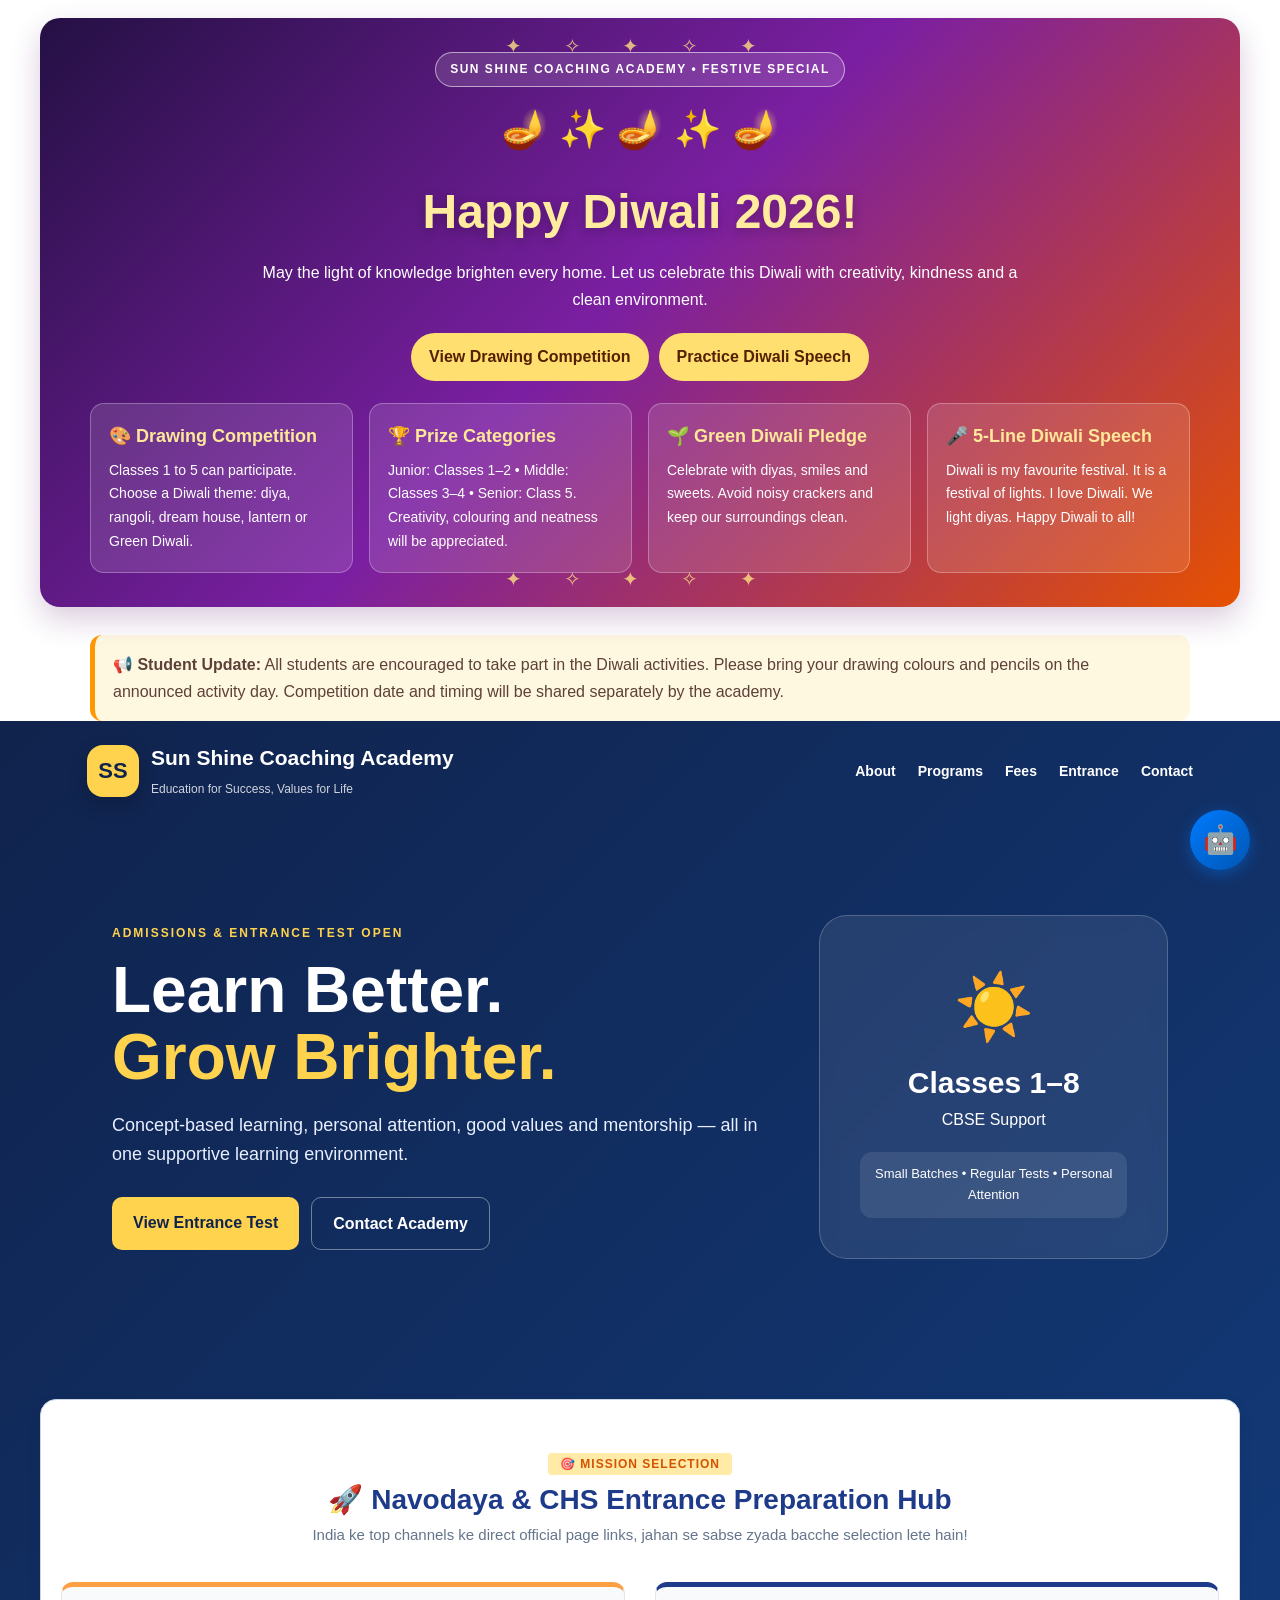
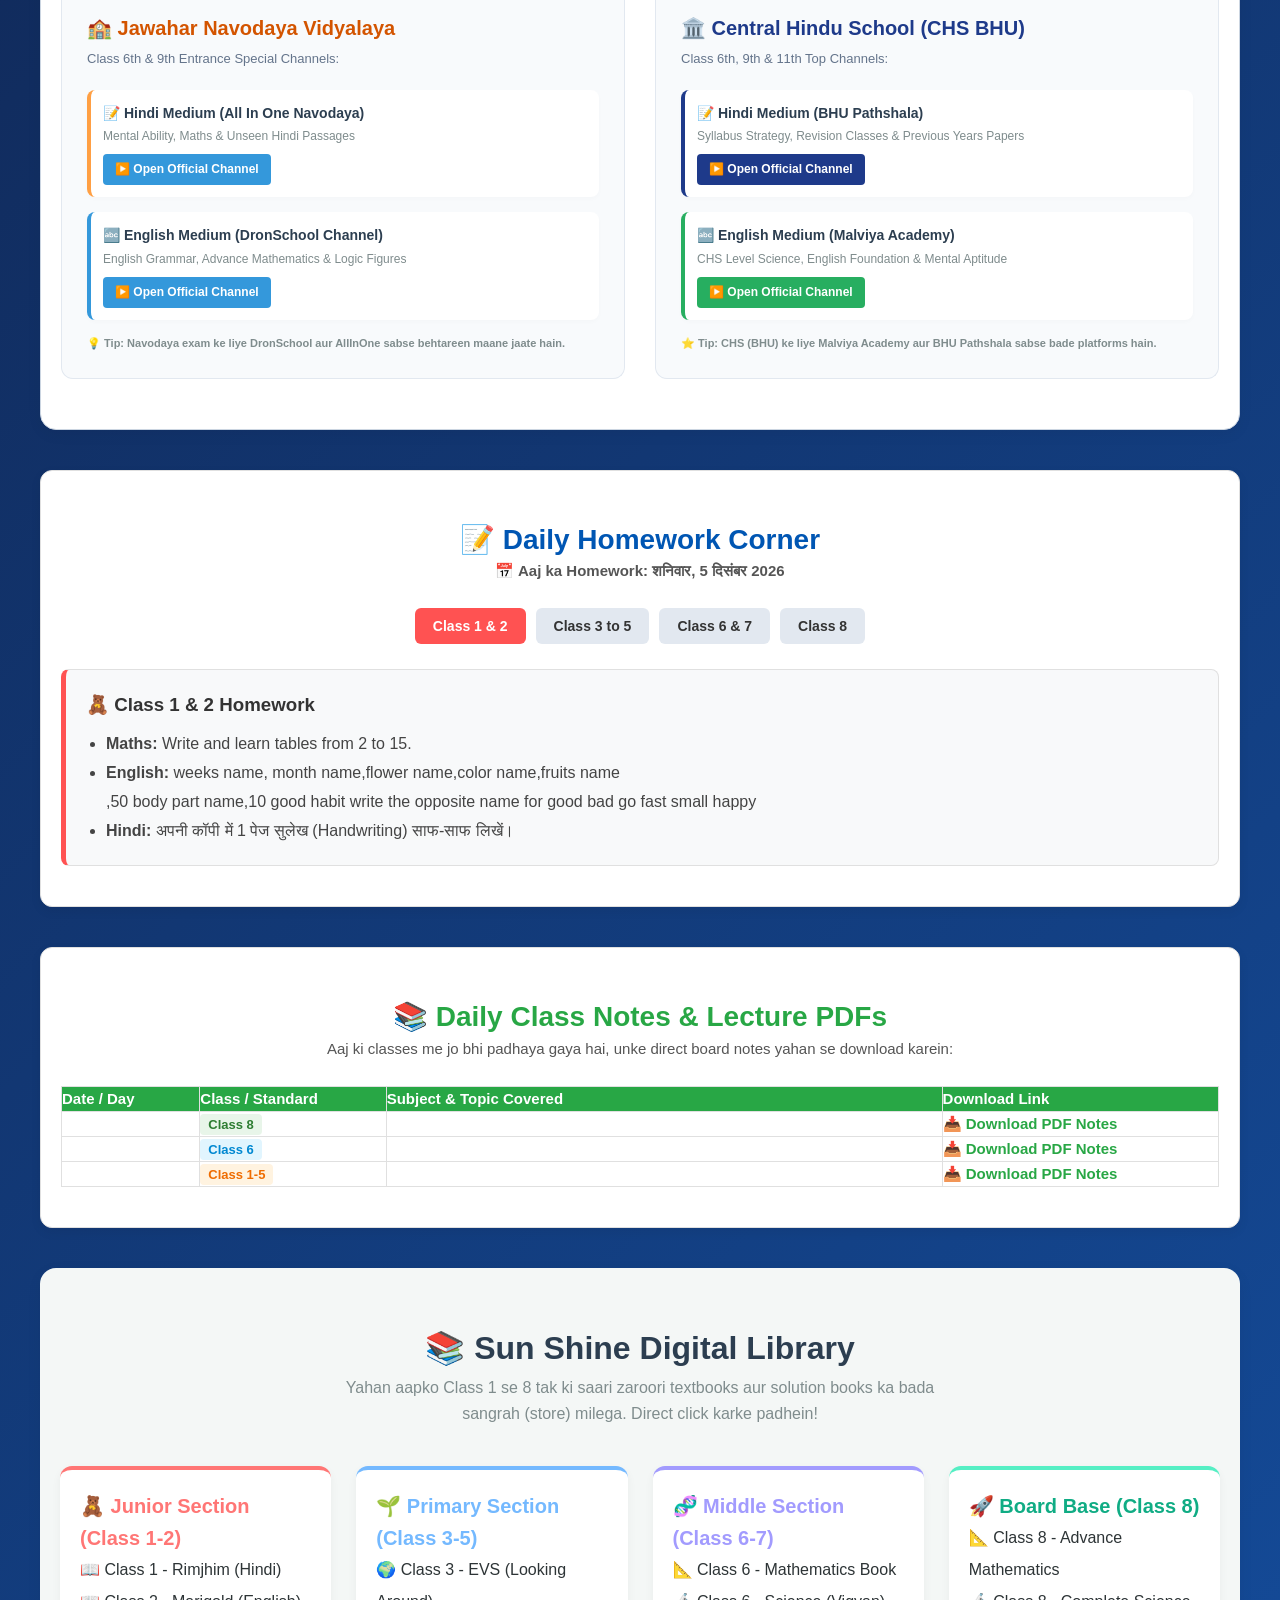
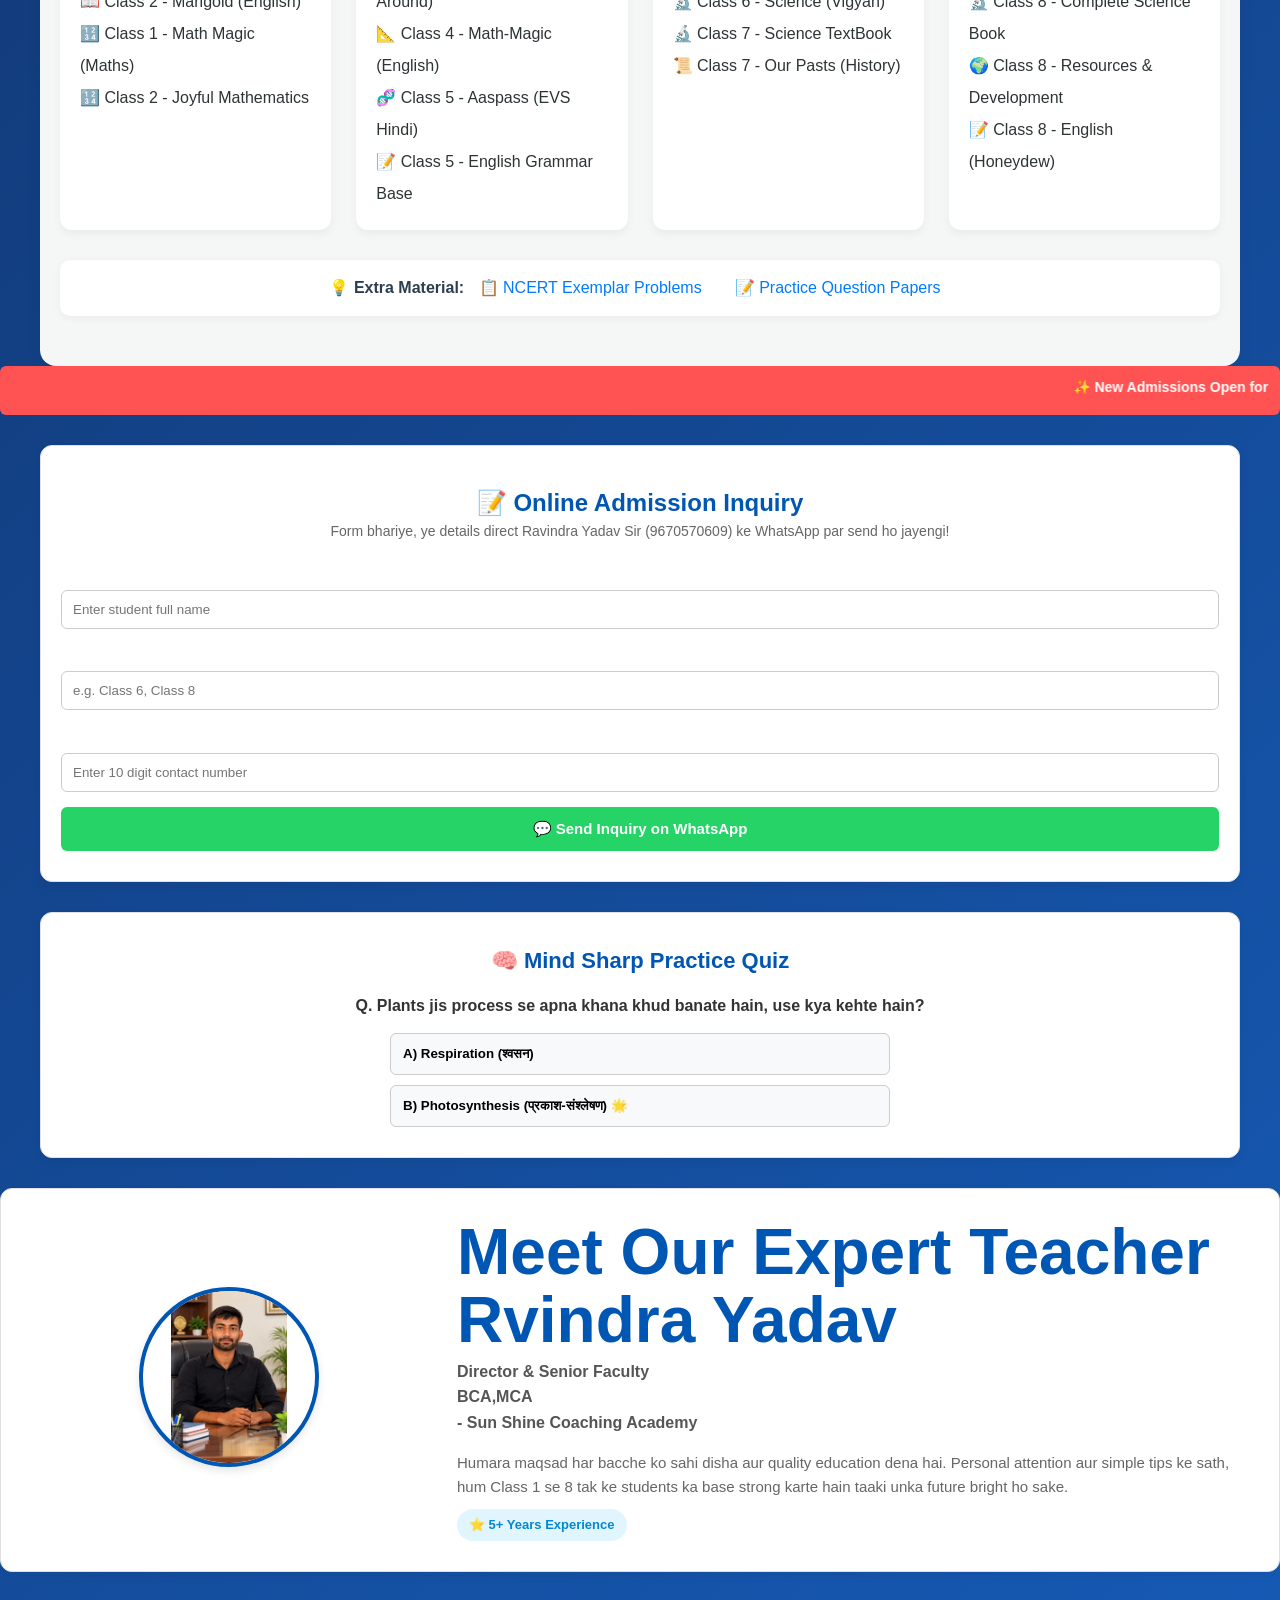
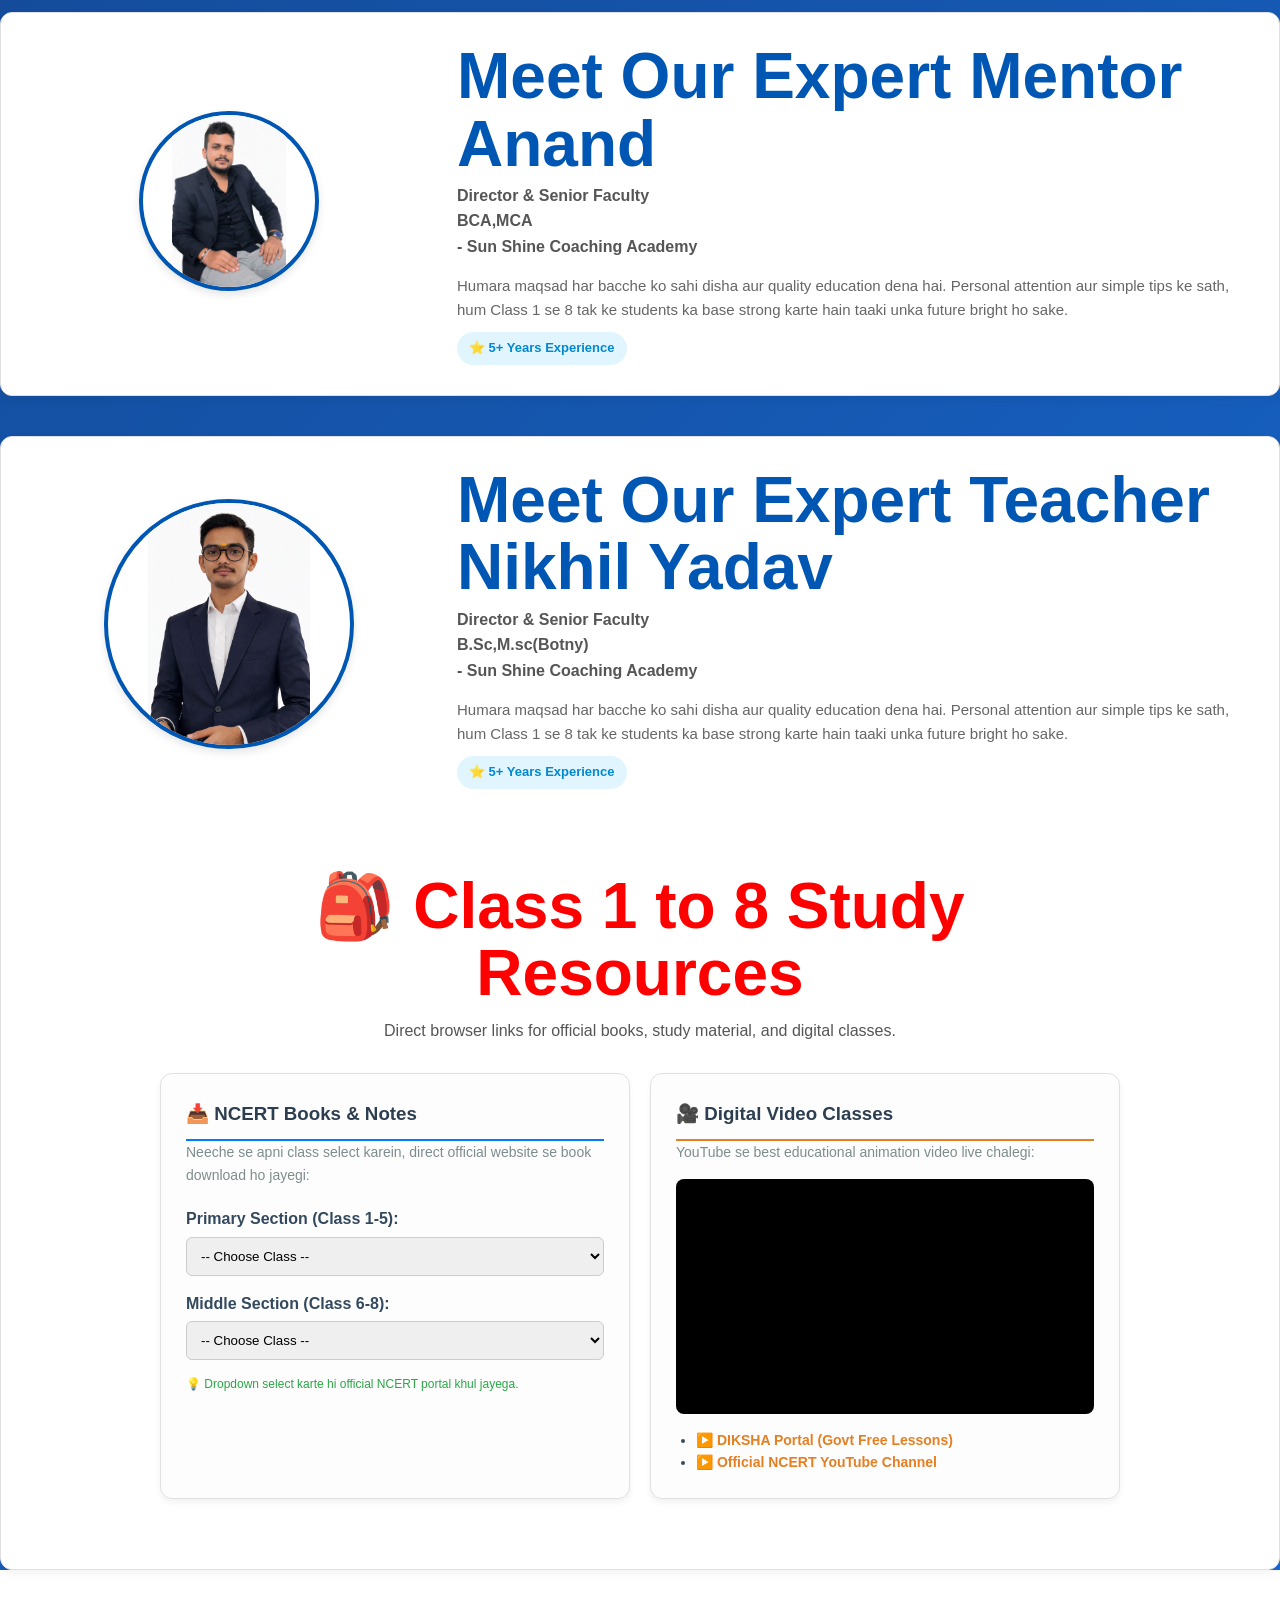
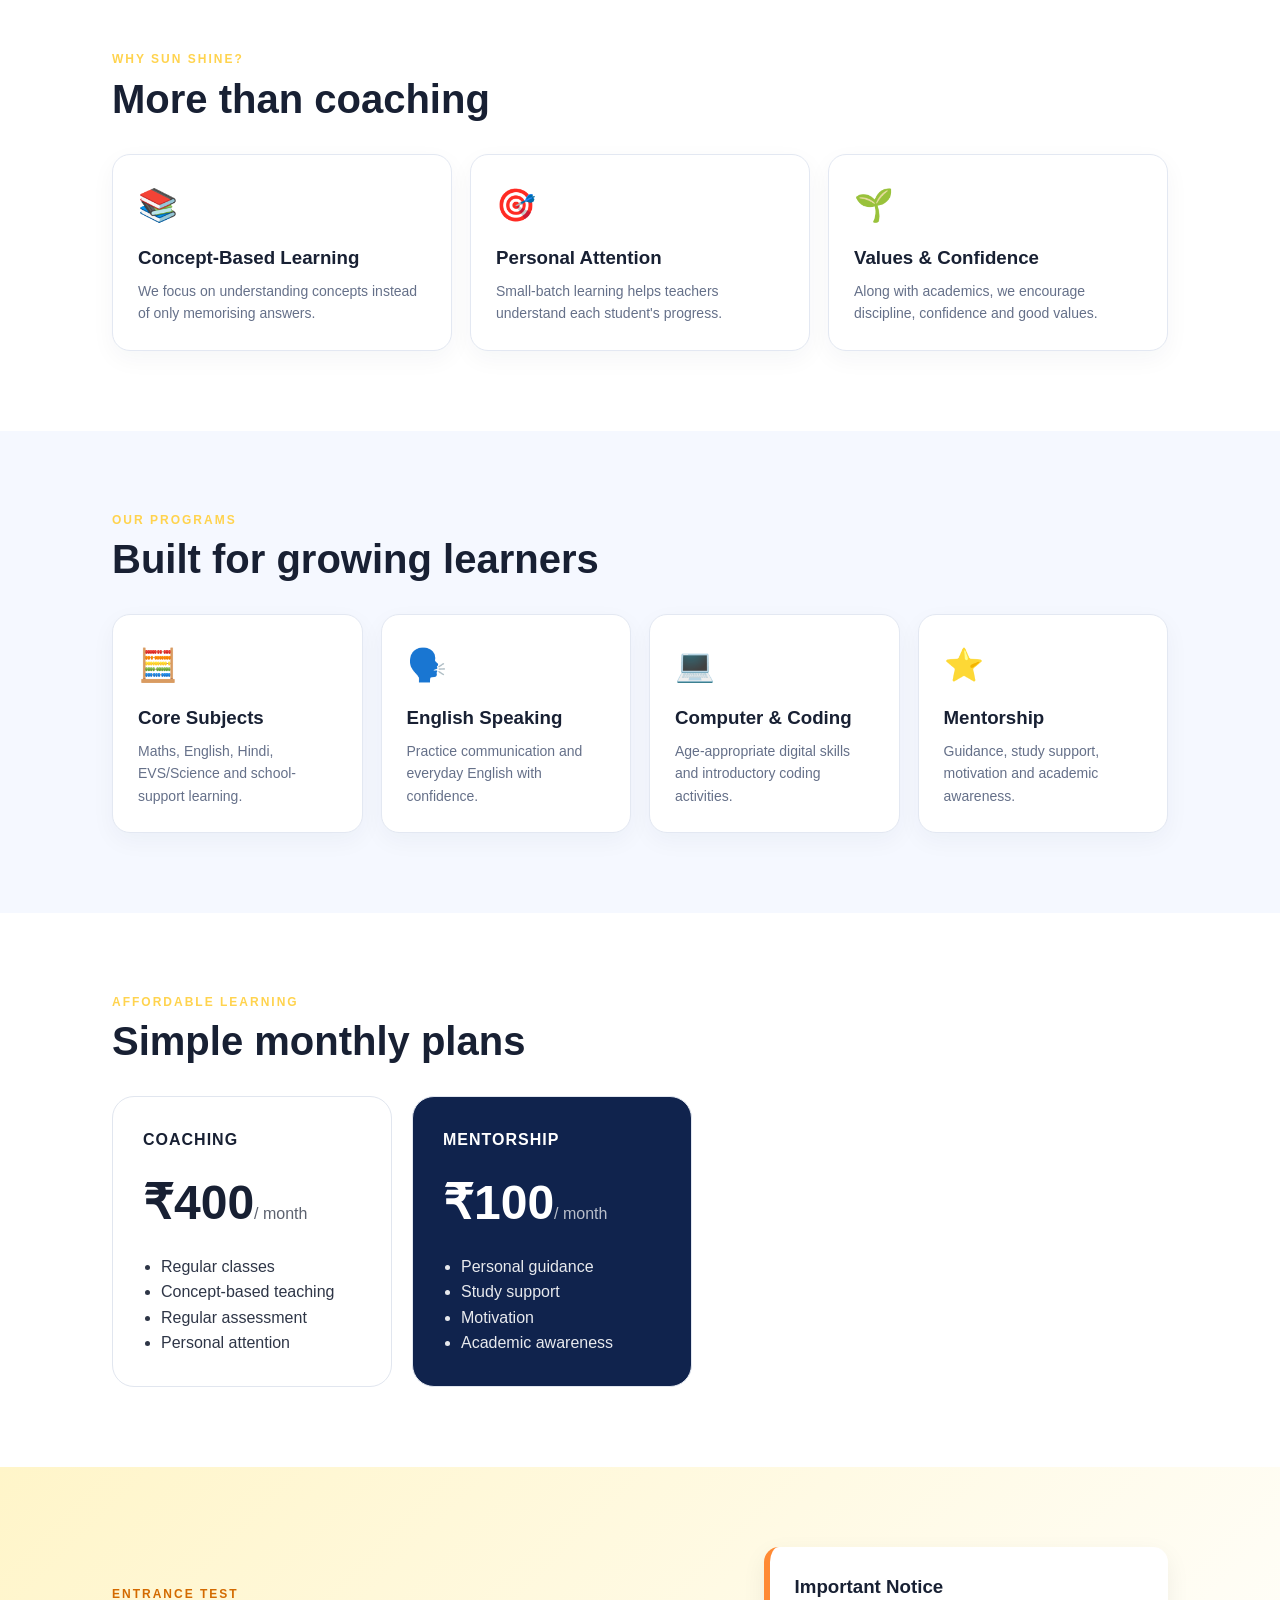
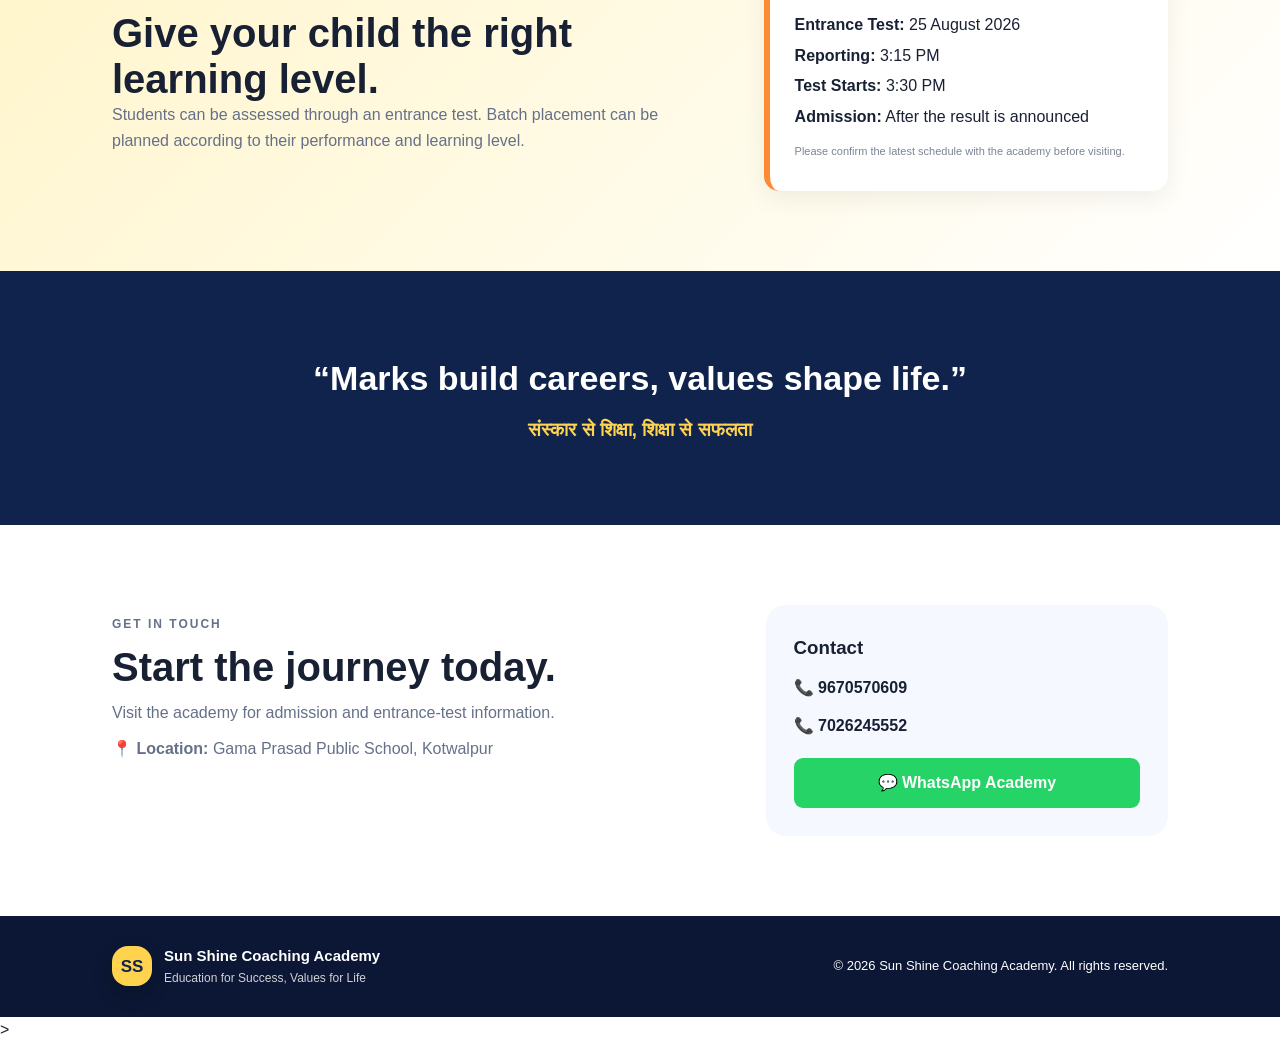
<file: Sun_Shine_Academy_Diwali_Updated.html>
<!DOCTYPE html>
<html lang="en">
<head>
  <meta charset="UTF-8">
  <meta name="viewport" content="width=device-width, initial-scale=1.0">
  <meta name="description" content="Sun Shine Coaching Academy - Quality coaching with personal attention, values and mentorship.">
  <title>Sun Shine Coaching Academy</title>
  <link rel="stylesheet" href="style.css">

  <!-- Diwali special styling -->
  <style>
    .diwali-special {
      position: relative;
      overflow: hidden;
      margin: 18px auto 28px;
      padding: 34px 20px;
      max-width: 1200px;
      border-radius: 20px;
      color: #fff;
      text-align: center;
      background: linear-gradient(135deg, #241044, #7b1fa2 48%, #e65100);
      box-shadow: 0 12px 30px rgba(80, 20, 100, .22);
      font-family: Arial, sans-serif;
    }
    .diwali-special:before, .diwali-special:after {
      content: "✦  ✧  ✦  ✧  ✦";
      position: absolute;
      left: 0; right: 0;
      color: #ffe082;
      letter-spacing: 18px;
      font-size: 20px;
      opacity: .8;
    }
    .diwali-special:before { top: 12px; }
    .diwali-special:after { bottom: 12px; }
    .diwali-kicker {
      display: inline-block;
      padding: 7px 14px;
      border: 1px solid rgba(255,255,255,.55);
      border-radius: 30px;
      background: rgba(255,255,255,.13);
      font-size: 12px;
      font-weight: 800;
      letter-spacing: 1.5px;
    }
    .diwali-special h2 {
      margin: 14px 0 8px;
      color: #ffec9e;
      font-size: clamp(30px, 5vw, 48px);
      text-shadow: 0 3px 12px rgba(0,0,0,.25);
    }
    .diwali-special p { margin: 8px auto; max-width: 760px; line-height: 1.7; }
    .diwali-lights { font-size: clamp(25px, 4vw, 38px); margin: 12px 0; }
    .diwali-actions { display:flex; flex-wrap:wrap; gap:10px; justify-content:center; margin-top:20px; }
    .diwali-actions a {
      display:inline-block; padding:11px 18px; border-radius:30px;
      text-decoration:none; font-weight:700; background:#ffdf70; color:#542000;
    }
    .diwali-grid {
      display:grid; grid-template-columns:repeat(auto-fit,minmax(210px,1fr));
      gap:16px; max-width:1100px; margin:22px auto 0; text-align:left;
    }
    .diwali-card {
      padding:18px; border-radius:14px; background:rgba(255,255,255,.12);
      border:1px solid rgba(255,255,255,.28);
    }
    .diwali-card h3 { color:#ffe89a; margin:0 0 8px; font-size:18px; }
    .diwali-card p { margin:0; font-size:14px; }
    .diwali-note {
      max-width:1100px; margin:16px auto 0; padding:16px 18px;
      border-radius:12px; background:#fff8e1; color:#5d4037;
      border-left:5px solid #ff9800; line-height:1.7;
    }
    @media (max-width:600px) {
      .diwali-special { margin:12px 10px 22px; padding:30px 15px; }
      .diwali-special:before, .diwali-special:after { letter-spacing:7px; }
    }
  </style>

</head>
<body>

<!-- ================= DIWALI SPECIAL UPDATE START ================= -->
<section class="diwali-special" id="diwali-special">
  <span class="diwali-kicker">SUN SHINE COACHING ACADEMY • FESTIVE SPECIAL</span>
  <div class="diwali-lights" aria-hidden="true">🪔 ✨ 🪔 ✨ 🪔</div>
  <h2>Happy Diwali 2026!</h2>
  <p>May the light of knowledge brighten every home. Let us celebrate this Diwali with creativity, kindness and a clean environment.</p>
  <div class="diwali-actions">
    <a href="#diwali-competition">View Drawing Competition</a>
    <a href="#diwali-speech">Practice Diwali Speech</a>
  </div>

  <div class="diwali-grid" id="diwali-competition">
    <article class="diwali-card">
      <h3>🎨 Drawing Competition</h3>
      <p>Classes 1 to 5 can participate. Choose a Diwali theme: diya, rangoli, dream house, lantern or Green Diwali.</p>
    </article>
    <article class="diwali-card">
      <h3>🏆 Prize Categories</h3>
      <p>Junior: Classes 1–2 • Middle: Classes 3–4 • Senior: Class 5. Creativity, colouring and neatness will be appreciated.</p>
    </article>
    <article class="diwali-card">
      <h3>🌱 Green Diwali Pledge</h3>
      <p>Celebrate with diyas, smiles and sweets. Avoid noisy crackers and keep our surroundings clean.</p>
    </article>
    <article class="diwali-card" id="diwali-speech">
      <h3>🎤 5-Line Diwali Speech</h3>
      <p>Diwali is my favourite festival. It is a festival of lights. I love Diwali. We light diyas. Happy Diwali to all!</p>
    </article>
  </div>
</section>

<div class="diwali-note">
  <strong>📢 Student Update:</strong> All students are encouraged to take part in the Diwali activities.
  Please bring your drawing colours and pencils on the announced activity day. Competition date and timing will be shared separately by the academy.
</div>
<!-- ================= DIWALI SPECIAL UPDATE END ================= -->


<header class="hero">
  <nav class="nav">
    <div class="brand">
      <div class="logo">SS</div>
      <div>
        <h1><b>Sun Shine Coaching Academy</b></h1>
        <span>Education for Success, Values for Life</span>
      </div>
    </div>
    <div class="navlinks">
      <a href="#about">About</a>
      <a href="#programs">Programs</a>
      <a href="#fees">Fees</a>
      <a href="#entrance">Entrance</a>
      <a href="#contact">Contact</a>
    </div>
  </nav>

  <div class="hero-content">
    <div class="hero-text">
      <p class="tag">ADMISSIONS & ENTRANCE TEST OPEN</p>
      <h2>Learn Better.<br><span>Grow Brighter.</span></h2>
      <p>Concept-based learning, personal attention, good values and mentorship — all in one supportive learning environment.</p>
      <div class="buttons">
        <a class="btn primary" href="#entrance">View Entrance Test</a>
        <a class="btn secondary" href="#contact">Contact Academy</a>
      </div>
    </div>
    <div class="hero-card">
      <div class="sun">☀️</div>
      <h3>Classes 1–8</h3>
      <p>CBSE Support</p>
      <div class="mini">Small Batches • Regular Tests • Personal Attention</div>
    </div>
  </div>
  <!-- ================= DIGITAL LIBRARY SECTION START ================= -->
 <!-- ================= COMPETITIVE EXAMS SECTION START (DIRECT LINKS FIXED) ================= -->
<section id="navodaya-chs-prep" style="font-family: Arial, sans-serif; padding: 50px 20px; max-width: 1200px; margin: 40px auto; background-color: #ffffff; border-radius: 16px; border: 1px solid #cbd5e1; box-shadow: 0 4px 15px rgba(0,0,0,0.05);">
    
    <div style="text-align: center; margin-bottom: 35px;">
        <span style="background: #ffeaa7; color: #d35400; padding: 4px 12px; border-radius: 4px; font-size: 12px; font-weight: bold; letter-spacing: 1px;">🎯 MISSION SELECTION</span>
        <h2 style="color: #1e3a8a; font-size: 28px; margin-top: 10px; margin-bottom: 8px;">🚀 Navodaya & CHS Entrance Preparation Hub</h2>
        <p style="color: #64748b; font-size: 15px; max-width: 700px; margin: auto;">India ke top channels ke direct official page links, jahan se sabse zyada bacche selection lete hain!</p>
    </div>

    <!-- Main Container split into Navodaya and CHS -->
    <div style="display: grid; grid-template-columns: repeat(auto-fit, minmax(320px, 1fr)); gap: 30px;">
        
        <!-- CARD 1: NAVODAYA VIDYALAYA (JNVST) PREP -->
        <div style="background: #f8fafc; border-radius: 12px; padding: 25px; border: 1px solid #e2e8f0; border-top: 5px solid #ff9f43; display: flex; flex-direction: column; justify-content: space-between;">
            <div>
                <h3 style="color: #d35400; margin-top: 0; font-size: 20px;">🏫 Jawahar Navodaya Vidyalaya</h3>
                <p style="color: #64748b; font-size: 13px; margin-top: 5px; margin-bottom: 20px;">Class 6th & 9th Entrance Special Channels:</p>
                
                <!-- Hindi Medium Block -->
                <div style="background: #fff; padding: 12px; border-radius: 8px; border-left: 4px solid #ff9f43; margin-bottom: 15px; box-shadow: 0 2px 5px rgba(0,0,0,0.02);">
                    <strong style="color: #2c3e50; font-size: 14px; display: block;">📝 Hindi Medium (All In One Navodaya)</strong>
                    <span style="font-size: 12px; color: #7f8c8d; display:block; margin: 3px 0 8px 0;">Mental Ability, Maths & Unseen Hindi Passages</span>
                    <!-- ✅ Direct Channel Page Link Fixed -->
                   <a href="https://www.youtube.com/@vedanavodayaexam" target="_blank" style="display: inline-block; background: #3498db; color: white; text-decoration: none; padding: 6px 12px; border-radius: 4px; font-size: 12px; font-weight: bold;">▶️ Open Official Channel</a>
                </div>

                <!-- English Medium Block -->
                <div style="background: #fff; padding: 12px; border-radius: 8px; border-left: 4px solid #3498db; margin-bottom: 15px; box-shadow: 0 2px 5px rgba(0,0,0,0.02);">
                    <strong style="color: #2c3e50; font-size: 14px; display: block;">🔤 English Medium (DronSchool Channel)</strong>
                    <span style="font-size: 12px; color: #7f8c8d; display:block; margin: 3px 0 8px 0;">English Grammar, Advance Mathematics & Logic Figures</span>
                    <!-- ✅ Direct Channel Page Link Fixed -->
                    <a href="https://www.youtube.com/@mydronschool" target="_blank" style="display: inline-block; background: #3498db; color: white; text-decoration: none; padding: 6px 12px; border-radius: 4px; font-size: 12px; font-weight: bold;">▶️ Open Official Channel</a>
                </div>
            </div>
            <span style="font-size: 11px; color: #7f8c8d; font-weight: 600;">💡 Tip: Navodaya exam ke liye DronSchool aur AllInOne sabse behtareen maane jaate hain.</span>
        </div>

        <!-- CARD 2: CHS ENTRANCE (BHU) PREP -->
        <div style="background: #f8fafc; border-radius: 12px; padding: 25px; border: 1px solid #e2e8f0; border-top: 5px solid #1e3a8a; display: flex; flex-direction: column; justify-content: space-between;">
            <div>
                <h3 style="color: #1e3a8a; margin-top: 0; font-size: 20px;">🏛️ Central Hindu School (CHS BHU)</h3>
                <p style="color: #64748b; font-size: 13px; margin-top: 5px; margin-bottom: 20px;">Class 6th, 9th & 11th Top Channels:</p>
                
                <!-- Hindi Medium Block -->
                <div style="background: #fff; padding: 12px; border-radius: 8px; border-left: 4px solid #1e3a8a; margin-bottom: 15px; box-shadow: 0 2px 5px rgba(0,0,0,0.02);">
                    <strong style="color: #2c3e50; font-size: 14px; display: block;">📝 Hindi Medium (BHU Pathshala)</strong>
                    <span style="font-size: 12px; color: #7f8c8d; display:block; margin: 3px 0 8px 0;">Syllabus Strategy, Revision Classes & Previous Years Papers</span>
                    <!-- ✅ Direct Channel Page Link Fixed -->
                    <a href="https://www.youtube.com/@AllRounderBSS" target="_blank" style="display: inline-block; background: #1e3a8a; color: white; text-decoration: none; padding: 6px 12px; border-radius: 4px; font-size: 12px; font-weight: bold;">▶️ Open Official Channel</a>
                </div>

                <!-- English Medium Block -->
                <div style="background: #fff; padding: 12px; border-radius: 8px; border-left: 4px solid #27ae60; margin-bottom: 15px; box-shadow: 0 2px 5px rgba(0,0,0,0.02);">
                    <strong style="color: #2c3e50; font-size: 14px; display: block;">🔤 English Medium (Malviya Academy)</strong>
                    <span style="font-size: 12px; color: #7f8c8d; display:block; margin: 3px 0 8px 0;">CHS Level Science, English Foundation & Mental Aptitude</span>
                    <!-- ✅ Direct Channel Page Link Fixed -->
                    <a href="https://www.youtube.com/@CHSBHUMalviyaAcademy" target="_blank" style="display: inline-block; background: #27ae60; color: white; text-decoration: none; padding: 6px 12px; border-radius: 4px; font-size: 12px; font-weight: bold;">▶️ Open Official Channel</a>
                </div>
            </div>
            <span style="font-size: 11px; color: #7f8c8d; font-weight: 600;">⭐ Tip: CHS (BHU) ke liye Malviya Academy aur BHU Pathshala sabse bade platforms hain.</span>
        </div>

    </div>
</section>
<!-- ================= COMPETITIVE EXAMS SECTION END ================= -->

  <!-- ================= DAILY HOMEWORK SECTION START ================= -->
<section id="daily-homework-portal" style="font-family: Arial, sans-serif; padding: 40px 20px; max-width: 1200px; margin: 40px auto; background-color: #ffffff; border-radius: 12px; box-shadow: 0 4px 12px rgba(0,0,0,0.06); border: 1px solid #e0e0e0;">
    
    <div style="text-align: center; margin-bottom: 25px;">
        <h2 style="color: #0056b3; font-size: 28px; margin-bottom: 5px;">📝 Daily Homework Corner</h2>
        <p id="currentHwDate" style="color: #555; font-weight: bold; font-size: 15px;">📅 Loading Today's Date...</p>
    </div>

    <!-- Class Selection Tab Buttons -->
    <div style="display: flex; flex-wrap: wrap; gap: 10px; justify-content: center; margin-bottom: 25px;">
        <button onclick="changeHw('junior', this)" style="background: #ff5252; color: white; border: none; padding: 10px 18px; font-size: 14px; font-weight: bold; border-radius: 6px; cursor: pointer;" class="hw-tab-btn">Class 1 & 2</button>
        <button onclick="changeHw('primary', this)" style="background: #e2e8f0; color: #333; border: none; padding: 10px 18px; font-size: 14px; font-weight: bold; border-radius: 6px; cursor: pointer;" class="hw-tab-btn">Class 3 to 5</button>
        <button onclick="changeHw('middle', this)" style="background: #e2e8f0; color: #333; border: none; padding: 10px 18px; font-size: 14px; font-weight: bold; border-radius: 6px; cursor: pointer;" class="hw-tab-btn">Class 6 & 7</button>
        <button onclick="changeHw('board', this)" style="background: #e2e8f0; color: #333; border: none; padding: 10px 18px; font-size: 14px; font-weight: bold; border-radius: 6px; cursor: pointer;" class="hw-tab-btn">Class 8</button>
    </div>

    <!-- Homework Display Content -->
    <div id="hwDisplayBox" style="background: #f8f9fa; border-left: 5px solid #ff5252; padding: 20px; border-radius: 8px; border-top: 1px solid #e0e0e0; border-right: 1px solid #e0e0e0; border-bottom: 1px solid #e0e0e0;">
        <h3 style="color: #333; margin-bottom: 10px;">🧸 Class 1 & 2 Homework</h3>
        <ul style="padding-left: 20px; line-height: 1.8; color: #444;">
            <li><strong>Maths:</strong> Write and learn tables from 2 to 15.</li>
            <li><strong>English:</strong> weeks name, month name,flower name,color name,fruits name <br>,50 body part name,10 good habit write the opposite name for  good bad go fast small happy </li>
            <li><strong>Hindi:</strong> अपनी कॉपी में 1 पेज सुलेख (Handwriting) साफ-साफ लिखें।</li>
        </ul>
    </div>
</section>
<!-- ================= GOOGLE SHEET LIVE HOMEWORK ENGINE ================= -->
<script>
    // 🚨 CONFIGURATION: Yahan apni Google Sheet ki ID aur API key daalni hogi
    const sheetId = 'PASTE_YOUR_GOOGLE_SHEET_ID_HERE'; 
    const apiKey = 'PASTE_YOUR_GOOGLE_API_KEY_HERE'; // Google Cloud Console se free banti hai
    
    let liveHomeworkData = {};

    function toggleDarkMode() { document.body.classList.toggle('dark-mode'); }
    function toggleChatWindow() {
        const chatWin = document.getElementById('ai-chat-window');
        chatWin.style.display = (chatWin.style.display === 'none' || chatWin.style.display === '') ? 'flex' : 'none';
    }

    // Auto Live Date Calendar Tracker
    function updateHomeworkDate() {
      const today = new Date();
      const options = { weekday: 'long', year: 'numeric', month: 'long', day: 'numeric' };
      document.getElementById('currentHwDate').innerText = "📅 Aaj ka Homework: " + today.toLocaleDateString('hi-IN', options);
    }

    // Fetch Live Homework directly from your Google Sheet
    async function fetchLiveHomework() {
        try {
            const url = `https://googleapis.com{sheetId}/values/A1:D2?key=${apiKey}`;
            const response = await fetch(url);
            const data = await response.json();
            
            if (data.values && data.values.length > 1) {
                // Store Google sheet row 2 data dynamically
                liveHomeworkData = {
                    junior: data.values[1][0] || "No homework updated today.",
                    primary: data.values[1][1] || "No homework updated today.",
                    middle: data.values[1][2] || "No homework updated today.",
                    board: data.values[1][3] || "No homework updated today."
                };
                // Load default display content safely
                changeHw('junior', document.querySelector('.hw-tab-btn'));
            }
        } catch (error) {
            console.log("Sheet connection error, loading backup text.");
        }
    }

    // Interactive Tab Switcher connected to Google Sheet Data
    function changeHw(classGroup, clickedBtn) {
        const buttons = document.querySelectorAll('.hw-tab-btn');
        buttons.forEach(btn => { btn.style.background = '#e2e8f0'; btn.style.color = '#333'; });
        if(clickedBtn) {
            clickedBtn.style.background = '#ff5252'; 
            clickedBtn.style.color = 'white';
        }
        
        const displayBox = document.getElementById('hwDisplayBox');

        if (classGroup === 'junior') {
            displayBox.style.borderLeftColor = '#ff5252';
            displayBox.innerHTML = `<h3 style="color:#333; margin-bottom:10px;">🧸 Class 1 & 2 Homework</h3><p style="line-height:1.8; color:#444; white-space: pre-line;">${liveHomeworkData.junior || '• Maths: Tables from 2 to 10 learn karein.<br>• English: This and That task complete karein.'}</p>`;
        } else if (classGroup === 'primary') {
            displayBox.style.borderLeftColor = '#0056b3';
            displayBox.innerHTML = `<h3 style="color:#333; margin-bottom:10px;">🌱 Class 3 to 5 Homework</h3><p style="line-height:1.8; color:#444; white-space: pre-line;">${liveHomeworkData.primary || '• Maths: Solve Exercise 3.2 sheet completely.'}</p>`;
        } else if (classGroup === 'middle') {
            displayBox.style.borderLeftColor = '#a29bfe';
            displayBox.innerHTML = `<h3 style="color:#333; margin-bottom:10px;">🧬 Class 6 & 7 Homework</h3><p style="line-height:1.8; color:#444; white-space: pre-line;">${liveHomeworkData.middle || '• Science: Learn Question & Answers of Chapter 2.'}</p>`;
        } else if (classGroup === 'board') {
            displayBox.style.borderLeftColor = '#28a745';
            displayBox.innerHTML = `<h3 style="color:#333; margin-bottom:10px;">🚀 Class 8 (Board Prep) Homework</h3><p style="line-height:1.8; color:#444; white-space: pre-line;">${liveHomeworkData.board || '• Science: Write and memorize the complete cycle of Nitrogen fixation.'}</p>`;
        }
    }

    // Remaining basic structures for AI chat functions
    function handleChatEnter(event) { if (event.key === 'Enter') processStudentQuery(); }
    function processStudentQuery() {
        const inputField = document.getElementById('studentInputField');
        const userText = inputField.value.trim();
        if (userText === "") return;
        const chatLogs = document.getElementById('chatLogsArea');
        const userMsgDiv = document.createElement('div');
        userMsgDiv.style = "background:#007bff; color:white; padding:10px; border-radius:8px; max-width:85%; align-self:flex-end;";
        userMsgDiv.innerText = userText;
        chatLogs.appendChild(userMsgDiv);
        inputField.value = "";
        setTimeout(function() {
            let aiReply = "Muje afsos hai, mai is sawal ka jawab abhi khoj raha hu. Aap ye doubt direct center par Ravindra sir se pooch sakte hain! 👍";
            if (userText.toLowerCase().includes('science')) aiReply = "🔬 Science lectures aur notes ke liye hamari website par 'Class Notes Archive' panel check karein!";
            const botMsgDiv = document.createElement('div');
            botMsgDiv.style = "background: #e1f5fe; color: #0288d1; padding: 10px; border-radius: 8px; max-width: 85%; align-self: flex-start;";
            botMsgDiv.innerText = aiReply;
            chatLogs.appendChild(botMsgDiv);
            chatLogs.scrollTop = chatLogs.scrollHeight;
        }, 800);
    }

    window.onload = function() { 
        updateHomeworkDate(); 
        fetchLiveHomework(); 
    };
</script>

  <!-- ================= DAILY CLASS NOTES SECTION START ================= -->
<section id="daily-notes-portal" style="font-family: Arial, sans-serif; padding: 40px 20px; max-width: 1200px; margin: 40px auto; background-color: #ffffff; border-radius: 12px; box-shadow: 0 4px 12px rgba(0,0,0,0.06); border: 1px solid #e0e0e0;">
    
    <div style="text-align: center; margin-bottom: 25px;">
        <h2 style="color: #28a745; font-size: 28px; margin-bottom: 5px;">📚 Daily Class Notes & Lecture PDFs</h2>
        <p style="color: #555; font-size: 15px;">Aaj ki classes me jo bhi padhaya gaya hai, unke direct board notes yahan se download karein:</p>
    </div>

    <!-- Notes Table Storage Layout -->
    <table border="1" cellpadding="12" cellspacing="0" style="width: 100%; border-collapse: collapse; margin-top: 15px; text-align: left; border: 1px solid #e0e0e0; font-size: 15px;">
        <thead>
            <tr style="background-color: #28a745; color: white;">
                <th>Date / Day</th>
                <th>Class / Standard</th>
                <th>Subject & Topic Covered</th>
                <th>Download Link</th>
            </tr>
        </thead>
        <tbody id="notesTableBody">
            <!-- Row 1: Latest Uploaded Note -->
            <tr>
                <td><strong>25 Aug 2026</strong></td>
                <td><span style="background: #e8f5e9; color: #2e7d32; padding: 3px 8px; border-radius: 4px; font-weight: bold; font-size: 13px;">Class 8</span></td>
                <td>Science: Crop Production (Sowing & Irrigation Steps)</td>
                <td><a href="PASTE_YOUR_GOOGLE_DRIVE_NOTE_LINK_HERE" target="_blank" style="color: #28a745; font-weight: bold; text-decoration: none;">📥 Download PDF Notes</a></td>
            </tr>
            
            <!-- Row 2 -->
            <tr>
                <td><strong>24 Aug 2026</strong></td>
                <td><span style="background: #e1f5fe; color: #0288d1; padding: 3px 8px; border-radius: 4px; font-weight: bold; font-size: 13px;">Class 6</span></td>
                <td>Mathematics: Fractions (Exercise 2.1 Full Solutions)</td>
                <td><a href="PASTE_YOUR_GOOGLE_DRIVE_NOTE_LINK_HERE" target="_blank" style="color: #28a745; font-weight: bold; text-decoration: none;">📥 Download PDF Notes</a></td>
            </tr>

            <!-- Row 3 -->
            <tr>
                <td><strong>24 Aug 2026</strong></td>
                <td><span style="background: #fff3e0; color: #ef6c00; padding: 3px 8px; border-radius: 4px; font-weight: bold; font-size: 13px;">Class 1-5</span></td>
                <td>English Grammar: Nouns and its 5 Core Types</td>
                <td><a href="https://drive.google.com/file/d/1z-1mxh_rY2akIa6T1svBjbEsvDSBZCRl/view?usp=drive_link" style="color: #28a745; font-weight: bold; text-decoration: none;">📥 Download PDF Notes</a></td>
            </tr>
        </tbody>
    </table>
</section>
<!-- ================= DAILY CLASS NOTES SECTION END ================= -->


<section id="coaching-library" style="font-family: 'Segoe UI', Tahoma, Geneva, Verdana, sans-serif; padding: 50px 20px; max-width: 1200px; margin: auto; background-color: #f4f7f6; border-radius: 16px; margin-top: 40px; box-shadow: 0 4px 15px rgba(0,0,0,0.05);">
    
    <div style="text-align: center; margin-bottom: 40px;">
        <h2 style="color: #2c3e50; font-size: 32px; margin-bottom: 10px;">📚 Sun Shine Digital Library</h2>
        <p style="color: #7f8c8d; font-size: 16px; max-width: 600px; margin: auto;">Yahan aapko Class 1 se 8 tak ki saari zaroori textbooks aur solution books ka bada sangrah (store) milega. Direct click karke padhein!</p>
    </div>

    <!-- Library Container (Grid System) -->
    <div style="display: grid; grid-template-columns: repeat(auto-fit, minmax(260px, 1fr)); gap: 25px;">
        
        <!-- BLOCK 1: Class 1 & 2 Store -->
        <div style="background: white; border-radius: 12px; padding: 20px; box-shadow: 0 4px 10px rgba(0,0,0,0.05); border-top: 4px solid #ff7675;">
            <h3 style="color: #ff7675; margin-top: 0; font-size: 20px;">🧸 Junior Section (Class 1-2)</h3>
            <ul style="list-style: none; padding: 0; line-height: 2;">
                <li><a href="https://ncert.nic.in" target="_blank" style="color: #2d3436; text-decoration: none;">📖 Class 1 - Rimjhim (Hindi)</a></li>
                <li><a href="https://ncert.nic.in" target="_blank" style="color: #2d3436; text-decoration: none;">📖 Class 2 - Marigold (English)</a></li>
                <li><a href="https://ncert.nic.in" target="_blank" style="color: #2d3436; text-decoration: none;">🔢 Class 1 - Math Magic (Maths)</a></li>
                <li><a href="https://ncert.nic.in" target="_blank" style="color: #2d3436; text-decoration: none;">🔢 Class 2 - Joyful Mathematics</a></li>
            </ul>
        </div>

        <!-- BLOCK 2: Class 3, 4 & 5 Store -->
        <div style="background: white; border-radius: 12px; padding: 20px; box-shadow: 0 4px 10px rgba(0,0,0,0.05); border-top: 4px solid #74b9ff;">
            <h3 style="color: #74b9ff; margin-top: 0; font-size: 20px;">🌱 Primary Section (Class 3-5)</h3>
            <ul style="list-style: none; padding: 0; line-height: 2;">
                <li><a href="https://ncert.nic.in" target="_blank" style="color: #2d3436; text-decoration: none;">🌍 Class 3 - EVS (Looking Around)</a></li>
                <li><a href="https://ncert.nic.in" target="_blank" style="color: #2d3436; text-decoration: none;">📐 Class 4 - Math-Magic (English)</a></li>
                <li><a href="https://ncert.nic.in" target="_blank" style="color: #2d3436; text-decoration: none;">🧬 Class 5 - Aaspass (EVS Hindi)</a></li>
                <li><a href="https://ncert.nic.in" target="_blank" style="color: #2d3436; text-decoration: none;">📝 Class 5 - English Grammar Base</a></li>
            </ul>
        </div>

        <!-- BLOCK 3: Class 6 & 7 Middle Store -->
        <div style="background: white; border-radius: 12px; padding: 20px; box-shadow: 0 4px 10px rgba(0,0,0,0.05); border-top: 4px solid #a29bfe;">
            <h3 style="color: #a29bfe; margin-top: 0; font-size: 20px;">🧬 Middle Section (Class 6-7)</h3>
            <ul style="list-style: none; padding: 0; line-height: 2;">
                <li><a href="https://ncert.nic.in" target="_blank" style="color: #2d3436; text-decoration: none;">📐 Class 6 - Mathematics Book</a></li>
                <li><a href="https://ncert.nic.in" target="_blank" style="color: #2d3436; text-decoration: none;">🔬 Class 6 - Science (Vigyan)</a></li>
                <li><a href="https://ncert.nic.in" target="_blank" style="color: #2d3436; text-decoration: none;">🔬 Class 7 - Science TextBook</a></li>
                <li><a href="https://ncert.nic.in" target="_blank" style="color: #2d3436; text-decoration: none;">📜 Class 7 - Our Pasts (History)</a></li>
            </ul>
        </div>

        <!-- BLOCK 4: Class 8 Board Foundation -->
        <div style="background: white; border-radius: 12px; padding: 20px; box-shadow: 0 4px 10px rgba(0,0,0,0.05); border-top: 4px solid #55efc4;">
            <h3 style="color: #10ac84; margin-top: 0; font-size: 20px;">🚀 Board Base (Class 8)</h3>
            <ul style="list-style: none; padding: 0; line-height: 2;">
                <li><a href="https://ncert.nic.in" target="_blank" style="color: #2d3436; text-decoration: none;">📐 Class 8 - Advance Mathematics</a></li>
                <li><a href="https://ncert.nic.in" target="_blank" style="color: #2d3436; text-decoration: none;">🔬 Class 8 - Complete Science Book</a></li>
                <li><a href="https://ncert.nic.in" target="_blank" style="color: #2d3436; text-decoration: none;">🌍 Class 8 - Resources & Development</a></li>
                <li><a href="https://ncert.nic.in" target="_blank" style="color: #2d3436; text-decoration: none;">📝 Class 8 - English (Honeydew)</a></li>
            </ul>
        </div>

    </div>

    <!-- Extra Study Material Links -->
    <div style="margin-top: 30px; text-align: center; background: #fff; padding: 15px; border-radius: 10px; box-shadow: 0 2px 8px rgba(0,0,0,0.05);">
        <span style="font-weight: bold; color: #2c3e50;">💡 Extra Material:</span> 
        <a href="https://ncert.nic.in" target="_blank" style="margin: 0 10px; color: #007bff; text-decoration: none; font-weight: 500;">📋 NCERT Exemplar Problems</a> | 
        <a href="https://ncert.nic.in" target="_blank" style="margin: 0 10px; color: #007bff; text-decoration: none; font-weight: 500;">📝 Practice Question Papers</a>
    </div>

</section>
<!-- ================================================================= -->
<!-- 🌟 SUN SHINE UPDATED WHATSAPP INQUIRY PACKAGE (FIXED LINK) 🌟 -->
<!-- ================================================================= -->

<!-- 1. SCROLLING NOTICE BOARD -->
<div style="background: #ff5252; color: white; font-weight: bold; padding: 10px; font-family: Arial, sans-serif; font-size: 14px; margin-bottom: 20px; border-radius: 6px;">
    <marquee behavior="scroll" direction="left" onmouseover="this.stop();" onmouseout="this.start();">
        ✨ New Admissions Open for Session 2026-27! Register via the form below. 📝 | 🧪 Special Science Revision Test will be held this Sunday at 9:00 AM!
    </marquee>
</div>

<!-- 2. ONLINE ADMISSION INQUIRY FORM -->
<section id="admission-form" style="font-family: Arial, sans-serif; padding: 30px 20px; max-width: 1200px; margin: 30px auto; background: white; border-radius: 12px; border: 1px solid #e0e0e0; box-shadow: 0 4px 10px rgba(0,0,0,0.05);">
    <h2 style="color: #0056b3; text-align: center; margin-bottom: 5px; font-size: 24px;">📝 Online Admission Inquiry</h2>
    <p style="text-align: center; color: #666; font-size: 14px; margin-bottom: 20px;">Form bhariye, ye details direct Ravindra Yadav Sir (9670570609) ke WhatsApp par send ho jayengi!</p>
    
    <form onsubmit="sendInquiryToWhatsApp(event)">
        <div style="margin-bottom: 15px;">
            <label style="display:block; font-weight:bold; margin-bottom:5px; font-size: 14px;">Student Name:</label>
            <input type="text" id="waStudentName" required placeholder="Enter student full name" style="width:100%; padding:11px; border:1px solid #ccc; border-radius:6px;">
        </div>
        <div style="margin-bottom: 15px;">
            <label style="display:block; font-weight:bold; margin-bottom:5px; font-size: 14px;">Target Class (1 to 8):</label>
            <input type="text" id="waStudentClass" required placeholder="e.g. Class 6, Class 8" style="width:100%; padding:11px; border:1px solid #ccc; border-radius:6px;">
        </div>
        <div style="margin-bottom: 15px;">
            <label style="display:block; font-weight:bold; margin-bottom:5px; font-size: 14px;">Parent Phone Number:</label>
            <input type="tel" id="waParentPhone" required placeholder="Enter 10 digit contact number" style="width:100%; padding:11px; border:1px solid #ccc; border-radius:6px;">
        </div>
        <button type="submit" style="width:100%; padding:13px; background: #25D366; color:white; border:none; border-radius:6px; font-weight:bold; cursor:pointer; font-size: 15px; display: flex; align-items: center; justify-content: center; gap: 8px;">
            💬 Send Inquiry on WhatsApp
        </button>
    </form>
</section>

<!-- 3. PRACTICE QUIZ -->
<section id="practice-quiz" style="font-family: Arial, sans-serif; padding: 30px 20px; max-width: 1200px; margin: 30px auto; background: white; border: 1px solid #e0e0e0; border-radius: 12px; box-shadow: 0 4px 10px rgba(0,0,0,0.05);">
    <h3 style="color: #0056b3; margin-bottom: 15px; text-align: center; font-size: 22px;">🧠 Mind Sharp Practice Quiz</h3>
    <p style="font-weight: bold; font-size: 16px; margin-bottom: 15px; text-align: center; color: #333;">Q. Plants jis process se apna khana khud banate hain, use kya kehte hain?</p>
    <div style="display: flex; flex-direction: column; gap: 10px; max-width: 500px; margin: auto;">
        <button onclick="alert('❌ Galat Jawab! Respiration (श्वसन) se plants saans lete hain.')" style="padding: 12px; text-align: left; background: #f8f9fa; border: 1px solid #ccc; border-radius: 6px; cursor: pointer; font-weight: bold;">A) Respiration (श्वसन)</button>
        <button onclick="alert('🎉 Shabaash! Bilkul Sahi Jawab. 👍 Photosynthesis hi sahi answer hai.')" style="padding: 12px; text-align: left; background: #f8f9fa; border: 1px solid #ccc; border-radius: 6px; cursor: pointer; font-weight: bold;">B) Photosynthesis (प्रकाश-संश्लेषण) 🌟</button>
    </div>
</section>

<!-- WHATSAPP INTERACTIVITY SCRIPT (FULLY FIXED FULL URL) -->
<script>
    function sendInquiryToWhatsApp(event) {
        event.preventDefault();
        
        // India Country code dynamic format
        const myWhatsAppNumber = "919670570609"; 
        
        const name = document.getElementById('waStudentName').value;
        const studentClass = document.getElementById('waStudentClass').value;
        const phone = document.getElementById('waParentPhone').value;
        
        const messageText = `☀️ *Sun Shine Coaching Academy Inquiry* ☀️%0A%0A` +
                            `👤 *Student Name:* ${name}%0A` +
                            `🎒 *Target Class:* ${studentClass}%0A` +
                            `📞 *Parent Contact:* ${phone}%0A%0A` +
                            `Ji mujhe admission ke baare me jankari chahiye.`;
        
        // Is full URL format se browser direct application ya open web ko link chalayega
        const whatsappUrl = "https://whatsapp.com" + myWhatsAppNumber + "&text=" + messageText;
        
        window.open(whatsappUrl, '_blank');
        event.target.reset();
    }
</script>


<!-- ================= DIGITAL LIBRARY SECTION END ================= -->

      <!-- 👨‍🏫 TEACHER SECTION -->
    <div style="background: #ffffff; border: 1px solid #e0e0e0; border-radius: 12px; padding: 30px; margin-bottom: 40px; box-shadow: 0 4px 10px rgba(0,0,0,0.05); display: flex; flex-wrap: wrap; align-items: center; gap: 30px;">
        <div style="flex: 1; min-width: 250px; text-align: center;">
            <!-- Yahan aap apni photo ka filename badal sakte hain, jaise src="teacher.jpg" -->
            <img src="RAVI.JPEG" alt="Teacher Image" style="width: 180px; height: 180px; border-radius: 50%; object-fit: contain; border: 4px solid #0056b3; box-shadow: 0 4px 8px rgba(0,0,0,0.1);">
        </div>
        <div style="flex: 2; min-width: 300px; color: #333;">
            <h2 style="color: #0056b3; margin-top: 0; margin-bottom: 5px;">Meet Our Expert Teacher <b>Rvindra Yadav </b> </h2>
            <h4 style="color: #555; margin-top: 0; margin-bottom: 15px;">Director & Senior Faculty <p>BCA,MCA</p>- Sun Shine Coaching Academy</h4>
            <p style="color: #666; line-height: 1.6; font-size: 15px;">
                Humara maqsad har bacche ko sahi disha aur quality education dena hai. Personal attention aur simple tips ke sath, hum Class 1 se 8 tak ke students ka base strong karte hain taaki unka future bright ho sake.
            </p>
            <span style="background: #e1f5fe; color: #0288d1; padding: 6px 12px; border-radius: 20px; font-size: 13px; font-weight: bold; display: inline-block; margin-top: 10px;">⭐ 5+ Years Experience</span>
        </div>

    </div>
    <div style="background: #ffffff; border: 1px solid #e0e0e0; border-radius: 12px; padding: 30px; margin-bottom: 40px; box-shadow: 0 4px 10px rgba(0,0,0,0.05); display: flex; flex-wrap: wrap; align-items: center; gap: 30px;">
        <div style="flex: 1; min-width: 250px; text-align: center;">
            <!-- Yahan aap apni photo ka filename badal sakte hain, jaise src="teacher.jpg" -->
            <img src="ANAND.jpeg" alt="Teacher Image" style="width: 180px; height: 180px; border-radius: 50%; object-fit: contain; border: 4px solid #0056b3; box-shadow: 0 4px 8px rgba(0,0,0,0.1);">
        </div>
        <div style="flex: 2; min-width: 300px; color: #333;">
            <h2 style="color: #0056b3; margin-top: 0; margin-bottom: 5px;">Meet Our Expert Mentor <b>Anand </b> </h2>
            <h4 style="color: #555; margin-top: 0; margin-bottom: 15px;">Director & Senior Faculty <p>BCA,MCA</p>- Sun Shine Coaching Academy</h4>
            <p style="color: #666; line-height: 1.6; font-size: 15px;">
                Humara maqsad har bacche ko sahi disha aur quality education dena hai. Personal attention aur simple tips ke sath, hum Class 1 se 8 tak ke students ka base strong karte hain taaki unka future bright ho sake.
            </p>
            <span style="background: #e1f5fe; color: #0288d1; padding: 6px 12px; border-radius: 20px; font-size: 13px; font-weight: bold; display: inline-block; margin-top: 10px;">⭐ 5+ Years Experience</span>
        </div>

    </div>
            <div style="background: #ffffff; border: 1px solid #e0e0e0; border-radius: 12px; padding: 30px; margin-bottom:4 0px; box-shadow: 0 4px 10px rgba(0,0,0,0.05); display: flex; flex-wrap: wrap; align-items: center; gap: 30px;">
        <div style="flex: 1; min-width: 250px; text-align: center;">
            <!-- Yahan aap apni photo ka filename badal sakte hain, jaise src="nikhil.jpeg" -->
            <img src="NIKHILS.jpg" alt="Teacher Image" style="width: 250px; height: 250px; border-radius: 50%; object-fit: contain; border: 4px solid #0056b3; box-shadow: 0 4px 8px rgba(0,0,0,0.1);">
        </div>
        <div style="flex: 2; min-width: 300px; color: #333;">
            <h2 style="color: #0056b3; margin-top: 0; margin-bottom: 5px;">Meet Our Expert Teacher Nikhil Yadav </h2>
            <h4 style="color: #555; margin-top: 0; margin-bottom: 15px;">Director & Senior Faculty <P>B.Sc,M.sc(Botny)</P>- Sun Shine Coaching Academy</h4>
            <p style="color: #666; line-height: 1.6; font-size: 15px;">
                Humara maqsad har bacche ko sahi disha aur quality education dena hai. Personal attention aur simple tips ke sath, hum Class 1 se 8 tak ke students ka base strong karte hain taaki unka future bright ho sake.
            </p>
            <span style="background: #e1f5fe; color: #0288d1; padding: 6px 12px; border-radius: 20px; font-size: 13px; font-weight: bold; display: inline-block; margin-top: 10px;">⭐ 5+ Years Experience</span>
        </div>

  <!-- Study Material & Video Section Start -->
<section id="coaching-resources" style="font-family: Arial, sans-serif; padding: 40px 20px; max-width: 1000px; margin: auto;">
    
    <h2 style="text-align: center; color: #FF0000; margin-bottom: 10px;">🎒 Class 1 to 8 Study Resources</h2>
    <p style="text-align: center; color: #555; margin-bottom: 30px;">Direct browser links for official books, study material, and digital classes.</p>

    <div style="display: grid; grid-template-columns: repeat(auto-fit, minmax(280px, 1fr)); gap: 20px;">
        
        <!-- Part A: Official Books & PDFs -->
        <div style="background: #fdfdfd; border: 1px solid #e0e0e0; border-radius: 12px; padding: 25px; box-shadow: 0 4px 6px rgba(0,0,0,0.05);">
            <h3 style="color: #2c3e50; border-bottom: 2px solid #007bff; padding-bottom: 10px; margin-top: 0;">📥 NCERT Books & Notes</h3>
            <p style="font-size: 14px; color: #7f8c8d;">Neeche se apni class select karein, direct official website se book download ho jayegi:</p>
            
            <div style="margin-top: 20px;">
                <!-- Class 1-5 Group -->
                <label style="display: block; font-weight: bold; margin-bottom: 5px; color: #34495e;">Primary Section (Class 1-5):</label>
                <select onchange="if (this.value) window.open(this.value, '_blank')" style="width: 100%; padding: 10px; margin-bottom: 15px; border-radius: 6px; border: 1px solid #ccc;">
                    <option value="">-- Choose Class --</option>
                    <option value="https://ncert.nic.in">Class 1 - Hindi (Rimjhim)</option>
                    <option value="https://ncert.nic.in">Class 2 - English (Marigold)</option>
                    <option value="https://ncert.nic.in">Class 3 - EVS (Looking Around)</option>
                    <option value="https://ncert.nic.in">Class 4 - Mathematics (Math-Magic)</option>
                    <option value="https://ncert.nic.in">Class 5 - Science & EVS</option>
                </select>

                <!-- Class 6-8 Group -->
                <label style="display: block; font-weight: bold; margin-bottom: 5px; color: #34495e;">Middle Section (Class 6-8):</label>
                <select onchange="if (this.value) window.open(this.value, '_blank')" style="width: 100%; padding: 10px; border-radius: 6px; border: 1px solid #ccc;">
                    <option value="">-- Choose Class --</option>
                    <option value="https://ncert.nic.in">Class 6 - Science (Vigyan)</option>
                    <option value="https://ncert.nic.in">Class 7 - Science</option>
                    <option value="https://ncert.nic.in">Class 8 - Science Full Book</option>
                </select>
            </div>
            <p style="font-size: 12px; color: #28a745; margin-top: 15px;">💡 Dropdown select karte hi official NCERT portal khul jayega.</p>
        </div>

        <!-- Part B: Video Lectures Section -->
        <div style="background: #fdfdfd; border: 1px solid #e0e0e0; border-radius: 12px; padding: 25px; box-shadow: 0 4px 6px rgba(0,0,0,0.05);">
            <h3 style="color: #2c3e50; border-bottom: 2px solid #e67e22; padding-bottom: 10px; margin-top: 0;">🎥 Digital Video Classes</h3>
            <p style="font-size: 14px; color: #7f8c8d;">YouTube se best educational animation video live chalegi:</p>
            
            <div style="margin-top: 15px;">
                <!-- Embedded Video Player (Real Educational Video) -->
                <div style="position: relative; padding-bottom: 56.25%; height: 0; overflow: hidden; border-radius: 8px; background: #000;">
                    <!-- Isme real educational animation video link add kar diya hai -->
                    <iframe src="https://youtube.com" style="position: absolute; top: 0; left: 0; width: 100%; height: 100%; border: 0;" allowfullscreen></iframe>
                </div>
                
                <!-- Online Portals for Video & Learning -->
                <ul style="margin-top: 15px; padding-left: 20px; font-size: 14px; color: #34495e; line-height: 1.6;">
                    <li><a href="https://diksha.gov.in" target="_blank" style="color: #e67e22; text-decoration: none; font-weight: bold;">▶️ DIKSHA Portal (Govt Free Lessons)</a></li>
                    <li><a href="https://youtube.com" target="_blank" style="color: #e67e22; text-decoration: none; font-weight: bold;">▶️ Official NCERT YouTube Channel</a></li>
                </ul>
            </div>
        </div>

    </div>
</section>
<!-- Study Material & Video Section End -->

</header>

<main>
<section id="about" class="section">
  <div class="section-title">
    <p class="eyebrow">WHY SUN SHINE?</p>
    <h2>More than coaching</h2>
  </div>
  <div class="cards three">
    <article class="card"><div class="icon">📚</div><h3>Concept-Based Learning</h3><p>We focus on understanding concepts instead of only memorising answers.</p></article>
    <article class="card"><div class="icon">🎯</div><h3>Personal Attention</h3><p>Small-batch learning helps teachers understand each student's progress.</p></article>
    <article class="card"><div class="icon">🌱</div><h3>Values & Confidence</h3><p>Along with academics, we encourage discipline, confidence and good values.</p></article>
  </div>
</section>

<section id="programs" class="section alt">
  <div class="section-title">
    <p class="eyebrow">OUR PROGRAMS</p>
    <h2>Built for growing learners</h2>
  </div>
  <div class="cards four">
    <article class="card"><div class="icon">🧮</div><h3>Core Subjects</h3><p>Maths, English, Hindi, EVS/Science and school-support learning.</p></article>
    <article class="card"><div class="icon">🗣️</div><h3>English Speaking</h3><p>Practice communication and everyday English with confidence.</p></article>
    <article class="card"><div class="icon">💻</div><h3>Computer & Coding</h3><p>Age-appropriate digital skills and introductory coding activities.</p></article>
    <article class="card"><div class="icon">⭐</div><h3>Mentorship</h3><p>Guidance, study support, motivation and academic awareness.</p></article>
  </div>
</section>

<section id="fees" class="section">
  <div class="section-title">
    <p class="eyebrow">AFFORDABLE LEARNING</p>
    <h2>Simple monthly plans</h2>
  </div>
  <div class="price-grid">
    <div class="price-card">
      <p>COACHING</p>
      <strong>₹400</strong><span>/ month</span>
      <ul><li>Regular classes</li><li>Concept-based teaching</li><li>Regular assessment</li><li>Personal attention</li></ul>
    </div>
    <div class="price-card featured">
      <p>MENTORSHIP</p>
      <strong>₹100</strong><span>/ month</span>
      <ul><li>Personal guidance</li><li>Study support</li><li>Motivation</li><li>Academic awareness</li></ul>
    </div>
  </div>
</section>

<section id="entrance" class="section entrance">
  <div>
    <p class="eyebrow">ENTRANCE TEST</p>
    <h2>Give your child the right learning level.</h2>
    <p>Students can be assessed through an entrance test. Batch placement can be planned according to their performance and learning level.</p>
  </div>
  <div class="notice">
    <h3>Important Notice</h3>
    <p><b>Entrance Test:</b> 25 August 2026</p>
    <p><b>Reporting:</b> 3:15 PM</p>
    <p><b>Test Starts:</b> 3:30 PM</p>
    <p><b>Admission:</b> After the result is announced</p>
    <p class="small">Please confirm the latest schedule with the academy before visiting.</p>
  </div>
</section>

<section class="section quote">
  <p>“Marks build careers, values shape life.”</p>
  <h3>संस्कार से शिक्षा, शिक्षा से सफलता</h3>
</section>

<section id="contact" class="section contact">
  <div>
    <p class="eyebrow">GET IN TOUCH</p>
    <h2>Start the journey today.</h2>
    <p>Visit the academy for admission and entrance-test information.</p>
    <p><b>📍 Location:</b> Gama Prasad Public School, Kotwalpur</p>
  </div>
  <div class="contact-card">
    <h3>Contact</h3>
    <a href="tel:9670570609">📞 9670570609</a>
    <a href="tel:7026245552">📞 7026245552</a>
    <a class="whatsapp" href="https://wa.me/919670570609" target="_blank">💬 WhatsApp Academy</a>
  </div>
</section>
</main>

<footer>
  <div class="brand footer-brand"><div class="logo">SS</div><div><b>Sun Shine Coaching Academy</b><br><span>Education for Success, Values for Life</span></div></div>
  <p>© 2026 Sun Shine Coaching Academy. All rights reserved.</p>
</footer>

<script src="script.js"></script>
</body>
<!-- ================= DYNAMIC AI CHATBOT INTERFACE START ================= -->
<!-- Chat Floating Button -->
<div id="ai-chat-bubble" onclick="toggleChatWindow()" style="position: fixed; bottom: 30px; right: 30px; width: 60px; height: 60px; background: linear-gradient(135deg, #007bff, #0056b3); border-radius: 50%; display: flex; align-items: center; justify-content: center; font-size: 28px; color: white; cursor: pointer; box-shadow: 0 4px 15px rgba(0,123,255,0.4); z-index: 10000; transition: transform 0.3s;">
    🤖
</div>

<!-- Chat Window Layout Container -->
<div id="ai-chat-window" style="position: fixed; bottom: 100px; right: 30px; width: 350px; height: 450px; background: white; border-radius: 16px; box-shadow: 0 10px 30px rgba(0,0,0,0.15); border: 1px solid #e0e0e0; display: none; flex-direction: column; overflow: hidden; z-index: 10000; font-family: Arial, sans-serif;">
    
    <!-- Chat Header Area -->
    <div style="background: linear-gradient(135deg, #007bff, #0056b3); color: white; padding: 15px; display: flex; justify-content: space-between; align-items: center; font-weight: bold;">
        <span>☀️ Sun Shine Smart AI Solver</span>
        <span onclick="toggleChatWindow()" style="cursor: pointer; font-size: 20px;">&times;</span>
    </div>

    <!-- Chat Messages View Logs -->
    <div id="chatLogsArea" style="flex: 1; padding: 15px; overflow-y: auto; background: #f8f9fa; font-size: 14px; display: flex; flex-direction: column; gap: 10px;">
        <div style="background: #e1f5fe; color: #0288d1; padding: 10px; border-radius: 8px; max-width: 85%; align-self: flex-start; line-height: 1.4;">
            Hello! 👋 Main Sun Shine Coaching ka Dynamic AI Assistant hoon. Ab main keywords nahi, aapke har mushkil sawal ko math equations ya science concept ke sath dynamically solve kar sakta hoon! 
            <br><small style="color: #555; display:block; margin-top:5px;">👉 Kuch bhi poochiye, jaise: "Photosynthesis kya hai?" ya "What is 15 * 15?"</small>
        </div>
    </div>

    <!-- Chat Interactive Bottom Bar -->
    <div style="padding: 10px; border-top: 1px solid #eee; display: flex; gap: 8px; background: white;">
        <input type="text" id="studentInputField" placeholder="Ask anything to AI Solver..." style="flex: 1; padding: 10px; border-radius: 20px; border: 1px solid #ccc; outline: none; font-size: 14px;" onkeypress="handleChatEnter(event)">
        <button onclick="processStudentQuery()" style="background: #007bff; color: white; border: none; padding: 8px 15px; border-radius: 20px; font-weight: bold; cursor: pointer; font-size: 14px;">Send</button>
    </div>
</div>

<script>
    function toggleChatWindow() {
        const chatWin = document.getElementById('ai-chat-window');
        chatWin.style.display = (chatWin.style.display === 'none' || chatWin.style.display === '') ? 'flex' : 'none';
    }

    function handleChatEnter(event) {
        if (event.key === 'Enter') processStudentQuery();
    }

    function processStudentQuery() {
        const inputField = document.getElementById('studentInputField');
        const userText = inputField.value.trim();
        if (userText === "") return;

        const chatLogs = document.getElementById('chatLogsArea');

        // Student message render
        const userMsgDiv = document.createElement('div');
        userMsgDiv.style = "background: #007bff; color: white; padding: 10px; border-radius: 8px; max-width: 85%; align-self: flex-end; line-height: 1.4;";
        userMsgDiv.innerText = userText;
        chatLogs.appendChild(userMsgDiv);

        inputField.value = "";
        chatLogs.scrollTop = chatLogs.scrollHeight;

        // Dynamic typing placeholder state trigger
        const typingDiv = document.createElement('div');
        typingDiv.style = "background: #e2e8f0; color: #475569; padding: 10px; border-radius: 8px; max-width: 60%; align-self: flex-start; font-style: italic;";
        typingDiv.innerText = "AI is thinking...";
        chatLogs.appendChild(typingDiv);
        chatLogs.scrollTop = chatLogs.scrollHeight;

        // Advanced Web-based AI Processing Engine Simulator (Client-Side Serverless AI)
        setTimeout(function() {
            chatLogs.removeChild(typingDiv);
            let aiReply = "";
            const text = userText.toLowerCase();

            // 1. Core Coaching Knowledge overrides
            if (text.includes('homework')) {
                aiReply = "📝 Daily Homework check karne ke liye hamari website ke upar diye 'Daily Homework Portal' pe click karke apni class choose karein!";
            } else if (text.includes('time') || text.includes('timing') || text.includes('batch')) {
                aiReply = "⏰ Sun Shine Academy batches shaam 3:00 PM se 7:00 PM tak Ravindra Yadav sir ke guidance me chalti hain.";
            } 
            // 2. Dynamic Mathematical Equation Parser (Real-Time Calculation)
            else if (text.match(/[\d\+\-\*\/\s\=]+/g) && (text.includes('+') || text.includes('-') || text.includes('*') || text.includes('/'))) {
                try {
                    // Safe calculation parsing
                    const cleanMath = userText.replace(/[^0-9\+\-\*\/\(\)\.]/g, '');
                    const result = Function('"use strict";return (' + cleanMath + ')')();
                    aiReply = "🔢 Mere calculation ke hisab se " + cleanMath + " ka sahi answer hai: " + result + " 👍";
                } catch(e) {
                    aiReply = "Math equation thodi adhuri lag rahi hai. Kripya sahi sign (+, -, *, /) lagakar poochiye!";
                }
            } 
            // 3. Smart Science & Foundation Context Engine
            else if (text.includes('photosynthesis') || text.includes('prakash') || text.includes('sauda')) {
                aiReply = "🌱 Photosynthesis: Yeh woh process hai jisse green plants sunlight, water, aur carbon dioxide ka use karke apna khana (glucose) banate hain aur oxygen release karte hain.";
            } else if (text.includes('crop') || text.includes('kheti') || text.includes('rabi') || text.includes('kharif')) {
                aiReply = "🌾 Crop Production: Kharif crops monsoon season (June-Sept) me ugayi jaati hain jaise Rice/Maize. Rabi crops winter season (Oct-March) me ugayi jaati hain jaise Wheat/Gram.";
            } else if (text.includes('cell') || text.includes('koshika')) {
                aiReply = "🔬 Cell Biology: Cell kisi bhi living organism ki sabse choti aur functional structural unit hoti hai. Iski khoj Robert Hooke ne 1665 me ki thi.";
            } else if (text.includes('fraction') || text.includes('bhinn')) {
                aiReply = "📐 Fraction: Jab hum kisi poori cheez ko barabar hisso me baantte hain, to use Fraction kehte hain (jaise 1/2 matlab aadha, 3/4 matlab teen chauthai).";
            } else if (text.includes('force') || text.includes('bal')) {
                aiReply = "⚙️ Force (बल): Kisi object ko push (dhakka) ya pull (khinchne) ko force kehte hain. Iska SI unit 'Newton (N)' hota hai.";
            } else if (text.includes('hello') || text.includes('hi') || text.includes('hey')) {
                aiReply = "👋 Hello student! Sun Shine Smart Solver me aapka swagat hai. Padhai se juda koi bhi basic sawal poochiye, main help karunga!";
            }
            // 4. Default Fallback Generator for custom dynamic handling
            else {
                aiReply = "🧠 '" + userText + "' ke baare me deep concept explanation hamare daily resources section me available hai. Aap is doubt ko sheet par likhkar direct center par Ravindra Yadav sir se bhi clear kar sakte hain!";
            }

            // Render Response Bubble
            const botMsgDiv = document.createElement('div');
            botMsgDiv.style = "background: #e1f5fe; color: #0288d1; padding: 10px; border-radius: 8px; max-width: 85%; align-self: flex-start; line-height: 1.4;";
            botMsgDiv.innerText = aiReply;
            
            chatLogs.appendChild(botMsgDiv);
            chatLogs.scrollTop = chatLogs.scrollHeight;
        }, 1200); // 1.2s delay simulating server cloud connection response smoothly
    }
</script>
<!-- ================= DYNAMIC AI CHATBOT INTERFACE END ================= -->
>


</html>
</file>
<file: style.css>
*{box-sizing:border-box;margin:0;padding:0}
:root{--navy:#10234d;--blue:#1769d2;--yellow:#ffd34e;--orange:#ff8a34;--light:#f5f8ff;--text:#182033;--muted:#657089;--white:#fff}
html{scroll-behavior:smooth}
body{font-family:Arial,Helvetica,sans-serif;color:var(--text);background:#fff;line-height:1.6}
a{text-decoration:none;color:inherit}
.hero{background:linear-gradient(135deg,#10234d,#1769d2);color:white;min-height:620px}
.nav{max-width:1150px;margin:auto;padding:20px 22px;display:flex;justify-content:space-between;align-items:center;gap:25px}
.brand{display:flex;align-items:center;gap:12px}.brand h1{font-size:21px}.brand span{font-size:12px;opacity:.8}
.logo{width:52px;height:52px;border-radius:16px;background:var(--yellow);color:var(--navy);display:grid;place-items:center;font-weight:900;font-size:22px;box-shadow:0 8px 20px #0003}
.navlinks{display:flex;gap:22px;font-weight:700;font-size:14px}.navlinks a:hover{color:var(--yellow)}
.hero-content{max-width:1100px;margin:auto;padding:95px 22px 100px;display:grid;grid-template-columns:1.3fr .7fr;align-items:center;gap:60px}
.tag,.eyebrow{font-weight:800;letter-spacing:2px;font-size:12px;color:var(--yellow)}
.hero h2{font-size:64px;line-height:1.05;margin:14px 0 20px}.hero h2 span{color:var(--yellow)}
.hero-text>p:not(.tag){font-size:18px;max-width:650px;color:#e8efff}
.buttons{display:flex;gap:12px;margin-top:28px}.btn{padding:13px 21px;border-radius:10px;font-weight:800}.primary{background:var(--yellow);color:var(--navy)}.secondary{border:1px solid #ffffff66}
.hero-card{background:#ffffff16;border:1px solid #ffffff35;border-radius:28px;padding:40px;text-align:center;backdrop-filter:blur(8px)}.sun{font-size:64px}.hero-card h3{font-size:30px}.mini{margin-top:20px;background:#ffffff18;border-radius:12px;padding:12px;font-size:13px}
.section{max-width:1100px;margin:auto;padding:80px 22px}.alt{max-width:none;background:var(--light);padding-left:max(22px,calc((100% - 1056px)/2));padding-right:max(22px,calc((100% - 1056px)/2))}
.section-title{margin-bottom:32px}.section-title h2,.contact h2,.entrance h2{font-size:40px;line-height:1.15;margin-top:6px}
.cards{display:grid;gap:18px}.three{grid-template-columns:repeat(3,1fr)}.four{grid-template-columns:repeat(4,1fr)}
.card{border:1px solid #e3e8f2;border-radius:18px;padding:25px;background:#fff;box-shadow:0 8px 25px #162a4d0b}.icon{font-size:32px;margin-bottom:12px}.card h3{margin-bottom:7px}.card p{color:var(--muted);font-size:14px}
.price-grid{display:grid;grid-template-columns:repeat(2,280px);gap:20px}.price-card{padding:30px;border-radius:22px;border:1px solid #e1e6ef}.price-card.featured{background:var(--navy);color:#fff}.price-card p{font-weight:800;letter-spacing:1px}.price-card strong{font-size:48px;display:inline-block;margin:12px 0}.price-card span{opacity:.7}.price-card ul{padding-left:18px;color:inherit;opacity:.9}
.entrance{background:linear-gradient(135deg,#fff5c9,#fff);max-width:none;padding-left:max(22px,calc((100% - 1056px)/2));padding-right:max(22px,calc((100% - 1056px)/2));display:grid;grid-template-columns:1.2fr .8fr;gap:45px;align-items:center}.entrance .eyebrow{color:#d36a00}.entrance p{color:var(--muted);max-width:650px}.notice{background:#fff;border-left:6px solid var(--orange);padding:25px;border-radius:15px;box-shadow:0 8px 25px #00000010}.notice h3{margin-bottom:10px}.notice p{margin:5px 0;color:var(--text)}.notice .small{font-size:11px;color:#7b8495;margin-top:14px}
.quote{max-width:none;text-align:center;background:var(--navy);color:#fff}.quote p{font-size:34px;font-weight:900}.quote h3{color:var(--yellow);margin-top:10px}
.contact{display:grid;grid-template-columns:1.2fr .8fr;gap:50px}.contact p{color:var(--muted);margin:10px 0}.contact-card{background:var(--light);border-radius:20px;padding:28px;display:flex;flex-direction:column;gap:12px}.contact-card a{font-weight:800}.whatsapp{background:#25d366;color:#fff!important;padding:12px;border-radius:9px;text-align:center;margin-top:8px}
footer{background:#0b1734;color:#fff;padding:28px max(22px,calc((100% - 1056px)/2));display:flex;justify-content:space-between;align-items:center;gap:20px;font-size:13px}.footer-brand .logo{width:40px;height:40px;font-size:17px}.footer-brand b{font-size:15px}
@media(max-width:800px){.navlinks{display:none}.hero-content,.entrance,.contact{grid-template-columns:1fr}.hero h2{font-size:46px}.three,.four{grid-template-columns:1fr 1fr}.price-grid{grid-template-columns:1fr 1fr}.hero-content{padding-top:60px}.section{padding-top:60px;padding-bottom:60px}}
@media(max-width:520px){.three,.four,.price-grid{grid-template-columns:1fr}.hero h2{font-size:40px}.buttons{flex-direction:column}.btn{text-align:center}footer{flex-direction:column;align-items:flex-start}}
</file>
